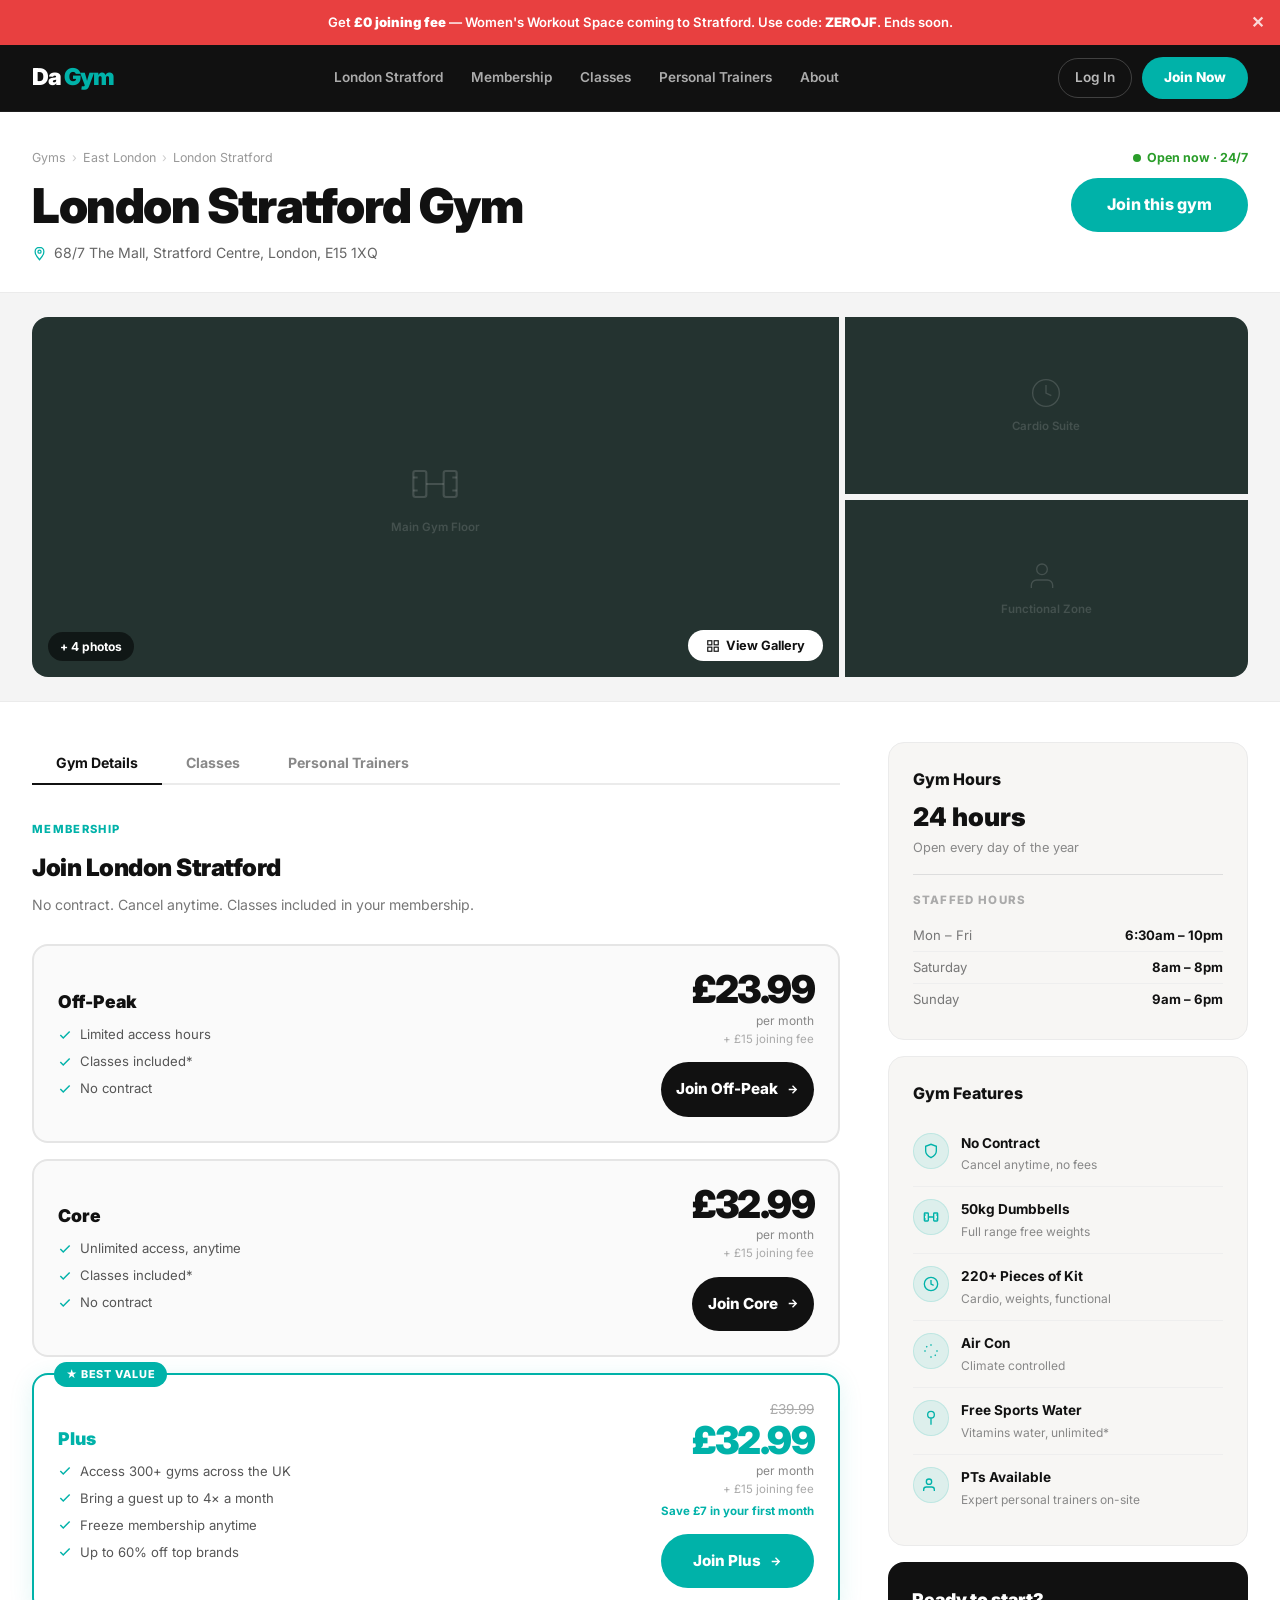
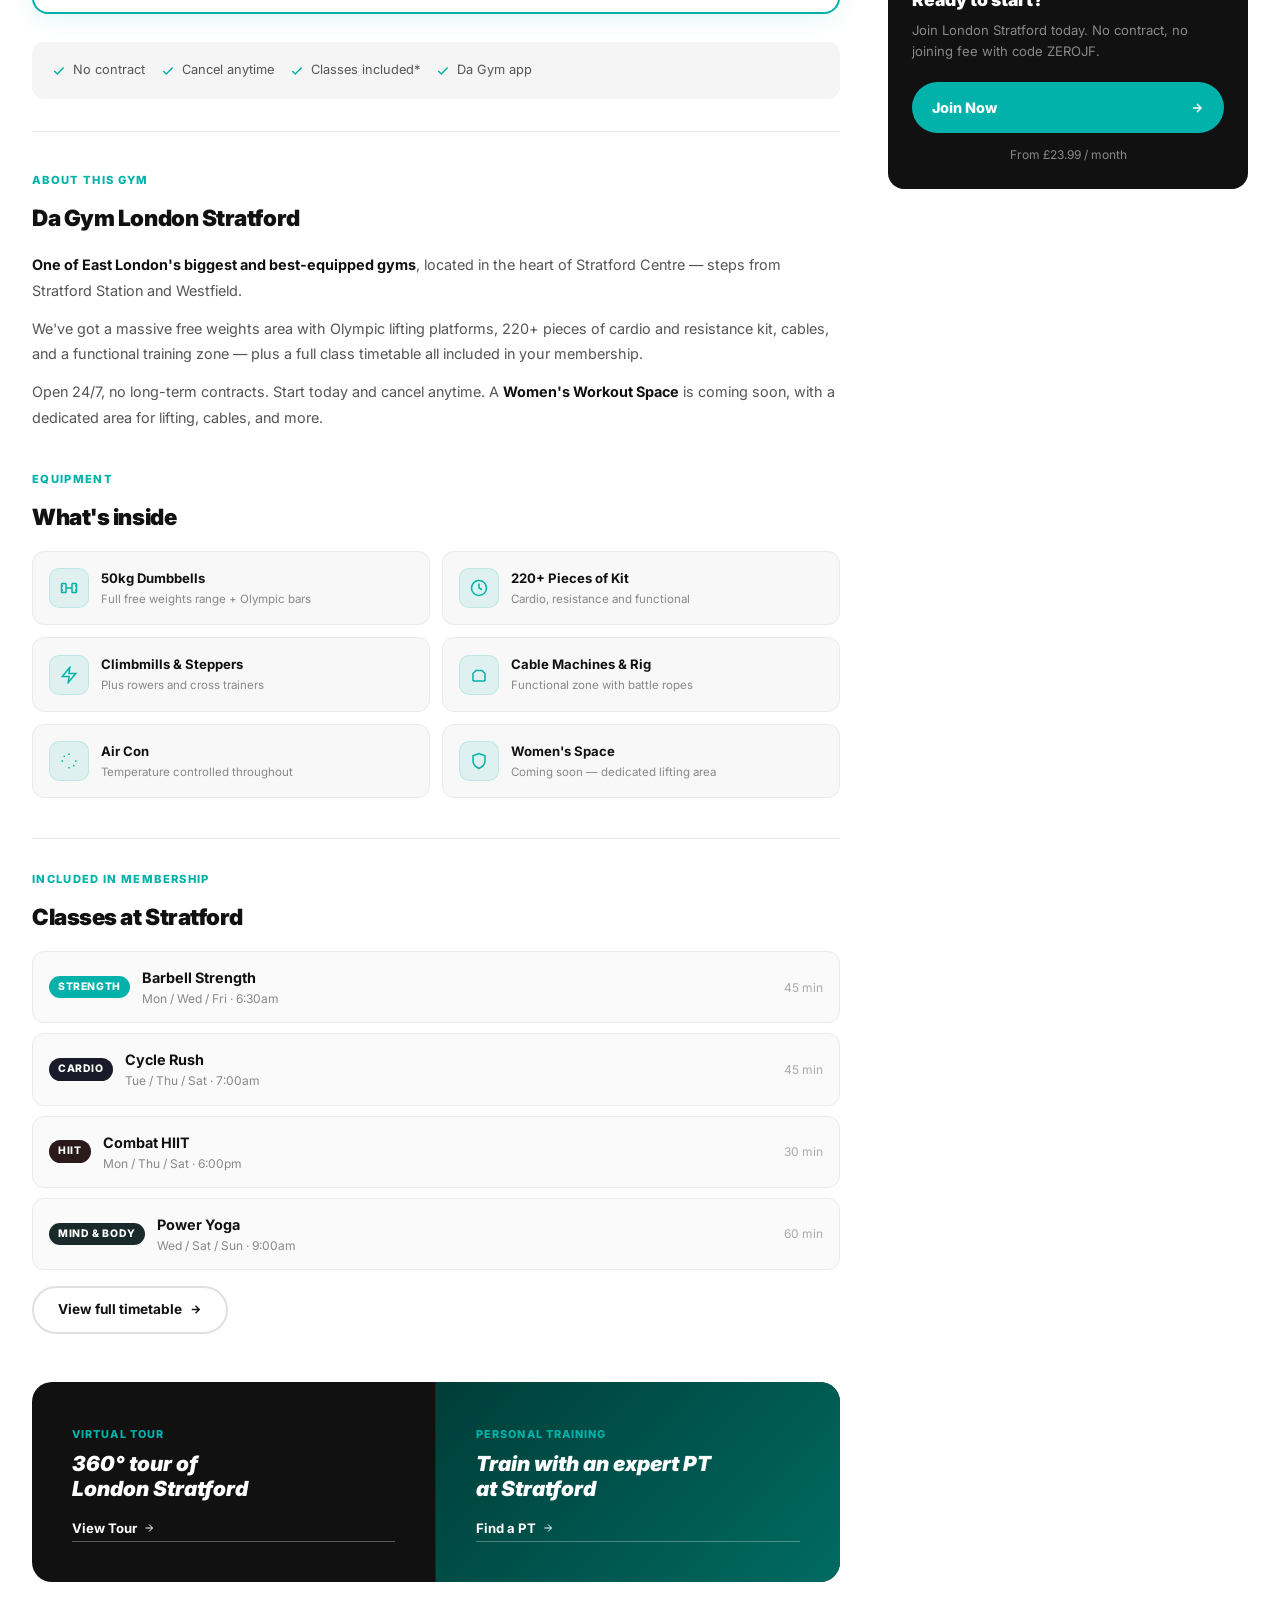
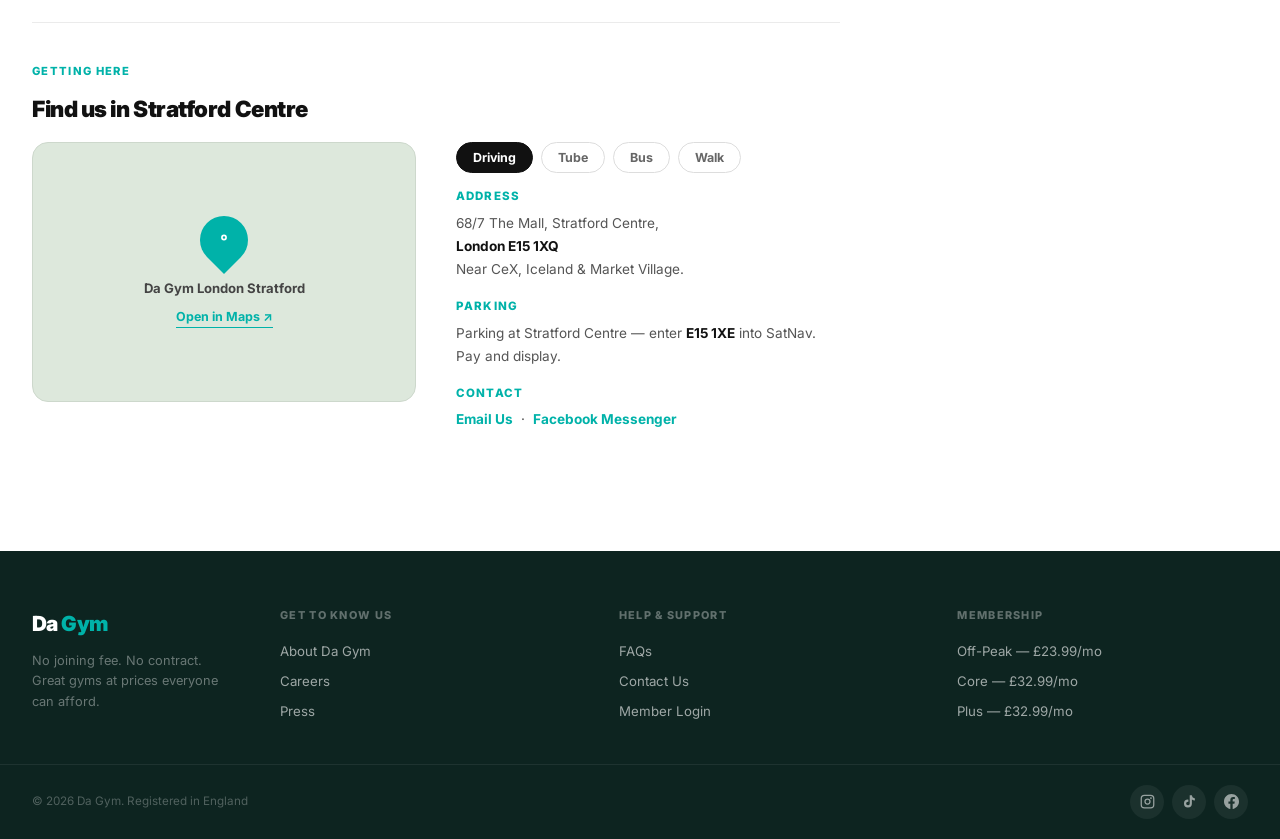
<file: gym-london-stratford.html>
<!DOCTYPE html>
<html lang="en">
<head>
  <meta charset="UTF-8" />
  <meta name="viewport" content="width=device-width, initial-scale=1.0" />
  <title>London Stratford Gym | Da Gym</title>
  <link rel="preconnect" href="https://fonts.googleapis.com" />
  <link rel="preconnect" href="https://fonts.gstatic.com" crossorigin />
  <link href="https://fonts.googleapis.com/css2?family=Inter:wght@400;500;600;700;800;900&display=swap" rel="stylesheet" />
  <style>
    *, *::before, *::after { box-sizing: border-box; margin: 0; padding: 0; }
    html { scroll-behavior: smooth; }
    body { font-family: 'Inter', sans-serif; background: #fff; color: #111; line-height: 1.6; overflow-x: hidden; }
    a { text-decoration: none; color: inherit; }
    button { cursor: pointer; border: none; background: none; font-family: inherit; }

    :root {
      --teal: #00B2A9;
      --teal-dark: #009990;
      --red: #E84040;
      --pill: 100px;
    }

    /* ── BANNER ── */
    .banner { background: var(--red); color: #fff; text-align: center; padding: 12px 48px; font-size: 0.82rem; font-weight: 600; position: relative; }
    .banner strong { font-weight: 900; }
    .banner-x { position: absolute; right: 16px; top: 50%; transform: translateY(-50%); font-size: 1rem; cursor: pointer; opacity: 0.8; }

    /* ── NAV ── */
    .nav { background: #111; position: sticky; top: 0; z-index: 200; border-bottom: 1px solid rgba(255,255,255,0.06); }
    .nav-in { max-width: 1400px; margin: auto; padding: 0 32px; height: 66px; display: flex; align-items: center; justify-content: space-between; }
    .nav-logo { font-size: 1.45rem; font-weight: 900; letter-spacing: -0.04em; color: #fff; }
    .nav-logo span { color: var(--teal); }
    .nav-links { display: flex; gap: 28px; }
    .nav-links a { color: rgba(255,255,255,0.65); font-size: 0.85rem; font-weight: 600; transition: color .2s; }
    .nav-links a:hover { color: #fff; }
    .nav-ctas { display: flex; gap: 10px; align-items: center; }
    .btn-nav-login { color: rgba(255,255,255,0.7); font-size: 0.85rem; font-weight: 600; padding: 8px 16px; border: 1.5px solid rgba(255,255,255,0.2); border-radius: var(--pill); transition: border-color .2s; }
    .btn-nav-login:hover { border-color: rgba(255,255,255,0.5); color: #fff; }
    .btn-nav-join { background: var(--teal); color: #fff; font-size: 0.85rem; font-weight: 800; padding: 10px 22px; border-radius: var(--pill); transition: background .2s; }
    .btn-nav-join:hover { background: var(--teal-dark); }

    /* ── GYM HEADER (white) ── */
    .gym-header { background: #fff; border-bottom: 1px solid #ebebeb; padding: 36px 32px 28px; }
    .gym-header-in { max-width: 1400px; margin: auto; display: flex; align-items: flex-start; justify-content: space-between; gap: 32px; }
    .gym-breadcrumb { font-size: 0.78rem; color: #999; margin-bottom: 14px; display: flex; align-items: center; gap: 6px; }
    .gym-breadcrumb a { color: #999; }
    .gym-breadcrumb a:hover { color: var(--teal); }
    .gym-breadcrumb span { color: #ccc; }
    .gym-name { font-size: clamp(1.9rem, 4vw, 3rem); font-weight: 900; letter-spacing: -0.03em; line-height: 1; margin-bottom: 12px; }
    .gym-address { display: flex; align-items: center; gap: 7px; font-size: 0.88rem; color: #666; }
    .gym-address svg { color: var(--teal); flex-shrink: 0; }
    .gym-header-right { flex-shrink: 0; display: flex; flex-direction: column; align-items: flex-end; gap: 10px; }
    .gym-open-badge { display: flex; align-items: center; gap: 6px; font-size: 0.78rem; font-weight: 700; color: #2a9d2a; }
    .gym-open-dot { width: 8px; height: 8px; background: #2a9d2a; border-radius: 50%; }
    .btn-join-gym { background: var(--teal); color: #fff; font-size: 1rem; font-weight: 800; padding: 14px 36px; border-radius: var(--pill); transition: background .2s; }
    .btn-join-gym:hover { background: var(--teal-dark); }

    /* ── GALLERY ── */
    .gallery { background: #f4f4f4; padding: 24px 32px; border-bottom: 1px solid #ebebeb; }
    .gallery-in { max-width: 1400px; margin: auto; display: grid; grid-template-columns: 2fr 1fr; gap: 6px; border-radius: 16px; overflow: hidden; height: 360px; }
    .gallery-main { background: #1a2a28; position: relative; display: flex; align-items: center; justify-content: center; }
    .gallery-side { display: grid; grid-template-rows: 1fr 1fr; gap: 6px; }
    .gallery-slot { background: #243330; display: flex; align-items: center; justify-content: center; color: rgba(255,255,255,0.15); flex-direction: column; gap: 8px; font-size: 0.72rem; font-weight: 600; }
    .gallery-main .gallery-slot { color: rgba(255,255,255,0.15); width: 100%; height: 100%; }
    .gallery-view-btn { position: absolute; bottom: 16px; right: 16px; background: #fff; color: #111; font-size: 0.8rem; font-weight: 700; padding: 8px 18px; border-radius: var(--pill); display: flex; align-items: center; gap: 6px; cursor: pointer; }
    .gallery-count-badge { position: absolute; bottom: 16px; left: 16px; background: rgba(0,0,0,0.55); color: #fff; font-size: 0.75rem; font-weight: 700; padding: 5px 12px; border-radius: var(--pill); }

    /* ── LAYOUT SPLIT ── */
    .page-body { max-width: 1400px; margin: auto; padding: 40px 32px; display: grid; grid-template-columns: 1fr 360px; gap: 48px; align-items: start; }

    /* ── TABS ── */
    .tabs { display: flex; gap: 0; border-bottom: 2px solid #ebebeb; margin-bottom: 36px; }
    .tab-btn { padding: 12px 24px; font-size: 0.88rem; font-weight: 700; color: #888; border-bottom: 2px solid transparent; margin-bottom: -2px; transition: all .2s; }
    .tab-btn.active { color: #111; border-bottom-color: #111; }
    .tab-btn:hover:not(.active) { color: #444; }

    /* ── PLANS ── */
    .plans-heading { font-size: 1.5rem; font-weight: 900; letter-spacing: -0.02em; margin-bottom: 6px; }
    .plans-sub { font-size: 0.88rem; color: #777; margin-bottom: 28px; }

    .plan-cards { display: flex; flex-direction: column; gap: 16px; margin-bottom: 28px; }

    .plan-card {
      border: 2px solid #e5e5e5; border-radius: 16px; padding: 24px;
      display: flex; align-items: center; justify-content: space-between; gap: 20px;
      position: relative; background: #fafafa; cursor: pointer; transition: all .2s;
    }
    .plan-card:hover { border-color: var(--teal); box-shadow: 0 4px 20px rgba(0,178,169,0.1); }
    .plan-card.best { border-color: var(--teal); background: #fff; box-shadow: 0 4px 24px rgba(0,178,169,0.12); }

    .plan-best-tag { position: absolute; top: -13px; left: 20px; background: var(--teal); color: #fff; font-size: 0.68rem; font-weight: 800; letter-spacing: 0.08em; text-transform: uppercase; padding: 4px 12px; border-radius: var(--pill); }

    .plan-card-left { flex: 1; }
    .plan-card-name { font-size: 1.1rem; font-weight: 900; color: #111; margin-bottom: 8px; }
    .plan-card.best .plan-card-name { color: var(--teal); }
    .plan-card-features { display: flex; flex-direction: column; gap: 6px; }
    .plan-feat { display: flex; align-items: center; gap: 8px; font-size: 0.82rem; color: #555; }
    .plan-feat svg { color: var(--teal); flex-shrink: 0; }

    .plan-card-right { text-align: right; flex-shrink: 0; }
    .plan-price-orig { font-size: 0.85rem; color: #aaa; text-decoration: line-through; }
    .plan-price { font-size: 2.4rem; font-weight: 900; letter-spacing: -0.04em; color: #111; line-height: 1; }
    .plan-card.best .plan-price { color: var(--teal); }
    .plan-price-period { font-size: 0.75rem; color: #888; margin-top: 2px; }
    .plan-price-fee { font-size: 0.72rem; color: #aaa; }
    .plan-price-save { font-size: 0.72rem; color: var(--teal); font-weight: 700; margin-top: 3px; }

    .btn-select-plan { display: flex; align-items: center; justify-content: center; gap: 8px; width: 100%; padding: 15px; background: #111; color: #fff; font-size: 0.95rem; font-weight: 800; border-radius: var(--pill); transition: background .2s; margin-top: 16px; }
    .btn-select-plan:hover { background: #333; }
    .plan-card.best .btn-select-plan { background: var(--teal); }
    .plan-card.best .btn-select-plan:hover { background: var(--teal-dark); }

    .plans-footer-note { background: #f5f5f5; border-radius: 12px; padding: 18px 20px; display: flex; flex-wrap: wrap; gap: 16px; margin-bottom: 32px; }
    .plans-note-item { display: flex; align-items: center; gap: 7px; font-size: 0.8rem; color: #555; }
    .plans-note-item svg { color: var(--teal); }

    /* ── ABOUT ── */
    .section-label { font-size: 0.7rem; font-weight: 800; text-transform: uppercase; letter-spacing: 0.12em; color: var(--teal); margin-bottom: 10px; }
    .section-heading { font-size: 1.4rem; font-weight: 900; letter-spacing: -0.02em; margin-bottom: 16px; }
    .body-text { font-size: 0.9rem; color: #555; line-height: 1.8; }
    .body-text p + p { margin-top: 12px; }
    .body-text strong { color: #111; }

    /* ── FEATURES GRID ── */
    .kit-grid { display: grid; grid-template-columns: 1fr 1fr; gap: 12px; margin-top: 12px; }
    .kit-item { background: #f8f8f8; border: 1px solid #ebebeb; border-radius: 12px; padding: 16px; display: flex; align-items: center; gap: 12px; }
    .kit-icon { width: 40px; height: 40px; border-radius: 10px; background: rgba(0,178,169,0.1); border: 1px solid rgba(0,178,169,0.15); display: flex; align-items: center; justify-content: center; color: var(--teal); flex-shrink: 0; }
    .kit-name { font-size: 0.82rem; font-weight: 700; color: #111; }
    .kit-desc { font-size: 0.72rem; color: #888; margin-top: 1px; }

    /* ── CLASSES ── */
    .class-rows { display: flex; flex-direction: column; gap: 10px; margin-top: 12px; }
    .class-row { display: flex; align-items: center; justify-content: space-between; padding: 14px 16px; background: #fafafa; border: 1px solid #ebebeb; border-radius: 12px; transition: border-color .2s; }
    .class-row:hover { border-color: var(--teal); }
    .class-row-left { display: flex; align-items: center; gap: 12px; }
    .class-tag { background: var(--teal); color: #fff; font-size: 0.65rem; font-weight: 800; text-transform: uppercase; letter-spacing: 0.06em; padding: 3px 9px; border-radius: var(--pill); }
    .class-tag.t2 { background: #1a1a2a; }
    .class-tag.t3 { background: #2a1a1a; }
    .class-tag.t4 { background: #1a2a2a; }
    .class-name-txt { font-size: 0.9rem; font-weight: 700; color: #111; }
    .class-times-txt { font-size: 0.75rem; color: #888; }
    .class-row-right { font-size: 0.75rem; color: #aaa; }

    .btn-view-all { display: inline-flex; align-items: center; gap: 7px; margin-top: 16px; border: 2px solid #e0e0e0; border-radius: var(--pill); padding: 11px 24px; font-size: 0.85rem; font-weight: 700; color: #111; transition: border-color .2s; }
    .btn-view-all:hover { border-color: #111; }

    /* ── SIDEBAR ── */
    .sidebar { display: flex; flex-direction: column; gap: 16px; }

    .sidebar-card { background: #f7f6f4; border-radius: 16px; padding: 24px; border: 1px solid #ebebeb; }
    .sidebar-card-title { font-size: 1rem; font-weight: 800; color: #111; margin-bottom: 4px; }
    .sidebar-hours-main { font-size: 1.6rem; font-weight: 900; color: #111; }
    .sidebar-hours-sub { font-size: 0.8rem; color: #888; margin-bottom: 16px; }
    .sidebar-hours-divider { border: none; border-top: 1px solid #ddd; margin: 16px 0; }
    .sidebar-staffed-row { display: flex; justify-content: space-between; font-size: 0.82rem; padding: 5px 0; border-bottom: 1px solid #eee; }
    .sidebar-staffed-row:last-child { border-bottom: none; }
    .sidebar-staffed-day { color: #777; }
    .sidebar-staffed-time { font-weight: 700; color: #111; }

    .sidebar-features-list { margin-top: 8px; display: flex; flex-direction: column; }
    .sidebar-feat { display: flex; align-items: flex-start; gap: 12px; padding: 12px 0; border-bottom: 1px solid #eee; }
    .sidebar-feat:last-child { border-bottom: none; }
    .sidebar-feat-icon { width: 36px; height: 36px; border-radius: 50%; background: rgba(0,178,169,0.1); border: 1px solid rgba(0,178,169,0.15); display: flex; align-items: center; justify-content: center; color: var(--teal); flex-shrink: 0; }
    .sidebar-feat-name { font-size: 0.85rem; font-weight: 700; color: #111; }
    .sidebar-feat-desc { font-size: 0.75rem; color: #888; margin-top: 1px; }

    .sidebar-join-card { background: #111; border-radius: 16px; padding: 24px; }
    .sidebar-join-title { font-size: 1.1rem; font-weight: 900; color: #fff; margin-bottom: 6px; }
    .sidebar-join-sub { font-size: 0.82rem; color: rgba(255,255,255,0.5); margin-bottom: 20px; line-height: 1.6; }
    .btn-sidebar-join { display: flex; align-items: center; justify-content: space-between; background: var(--teal); color: #fff; font-size: 0.9rem; font-weight: 800; padding: 14px 20px; border-radius: var(--pill); transition: background .2s; }
    .btn-sidebar-join:hover { background: var(--teal-dark); }
    .sidebar-price { font-size: 0.75rem; color: rgba(255,255,255,0.5); margin-top: 12px; text-align: center; }

    /* ── DARK PROMO ── */
    .dark-promo { background: #111; margin: 48px 0 0; border-radius: 20px; overflow: hidden; display: grid; grid-template-columns: 1fr 1fr; }
    .promo-panel { padding: 40px; display: flex; flex-direction: column; justify-content: flex-end; min-height: 200px; position: relative; border-right: 1px solid rgba(255,255,255,0.08); }
    .promo-panel:last-child { border-right: none; background: linear-gradient(135deg, #003d38, #006b62); }
    .promo-label { font-size: 0.68rem; font-weight: 800; text-transform: uppercase; letter-spacing: 0.1em; color: var(--teal); margin-bottom: 8px; }
    .promo-title { font-size: 1.3rem; font-weight: 900; color: #fff; line-height: 1.2; margin-bottom: 16px; font-style: italic; }
    .promo-link { display: inline-flex; align-items: center; gap: 6px; color: #fff; font-size: 0.82rem; font-weight: 700; border-bottom: 1px solid rgba(255,255,255,0.3); padding-bottom: 2px; }

    /* ── LOCATION ── */
    .location-layout { display: grid; grid-template-columns: 1fr 1fr; gap: 40px; margin-top: 12px; align-items: start; }
    .map-box { border-radius: 16px; overflow: hidden; height: 260px; background: #dde8dc; display: flex; align-items: center; justify-content: center; border: 1px solid #cdd8cc; }
    .map-inner { text-align: center; }
    .map-pin-wrap { width: 48px; height: 48px; background: var(--teal); border-radius: 50% 50% 50% 0; transform: rotate(-45deg); margin: 0 auto 14px; display: flex; align-items: center; justify-content: center; }
    .map-pin-wrap svg { transform: rotate(45deg); color: #fff; }
    .map-name { font-size: 0.82rem; font-weight: 700; color: #444; }
    .map-open-link { display: inline-block; margin-top: 8px; color: var(--teal); font-size: 0.78rem; font-weight: 700; border-bottom: 1px solid var(--teal); }
    .transport-btns { display: flex; gap: 8px; flex-wrap: wrap; margin-bottom: 14px; }
    .t-btn { padding: 7px 16px; border-radius: var(--pill); font-size: 0.78rem; font-weight: 700; border: 1.5px solid #ddd; color: #666; transition: all .2s; }
    .t-btn.active { background: #111; color: #fff; border-color: #111; }
    .t-btn:hover:not(.active) { border-color: #999; }
    .loc-heading { font-size: 0.72rem; font-weight: 800; text-transform: uppercase; letter-spacing: 0.1em; color: var(--teal); margin-bottom: 6px; }
    .loc-body { font-size: 0.85rem; color: #555; line-height: 1.7; }
    .loc-body strong { color: #111; }

    /* ── FOOTER ── */
    .footer { background: #0d2420; margin-top: 80px; }
    .footer-in { max-width: 1400px; margin: auto; padding: 56px 32px 32px; display: grid; grid-template-columns: 200px 1fr 1fr 1fr; gap: 48px; }
    .footer-logo { font-size: 1.3rem; font-weight: 900; letter-spacing: -0.03em; color: #fff; margin-bottom: 10px; }
    .footer-logo span { color: var(--teal); }
    .footer-tagline { font-size: 0.8rem; color: rgba(255,255,255,0.38); line-height: 1.6; }
    .footer-col-head { font-size: 0.68rem; font-weight: 800; text-transform: uppercase; letter-spacing: 0.12em; color: rgba(255,255,255,0.35); margin-bottom: 16px; }
    .footer-col a { display: block; color: rgba(255,255,255,0.6); font-size: 0.83rem; margin-bottom: 9px; transition: color .2s; }
    .footer-col a:hover { color: #fff; }
    .footer-bottom { border-top: 1px solid rgba(255,255,255,0.07); max-width: 1400px; margin: auto; padding: 20px 32px; display: flex; justify-content: space-between; align-items: center; gap: 16px; flex-wrap: wrap; }
    .footer-legal { font-size: 0.73rem; color: rgba(255,255,255,0.28); line-height: 1.6; }
    .footer-socials { display: flex; gap: 8px; }
    .soc { width: 34px; height: 34px; border-radius: 50%; background: rgba(255,255,255,0.06); display: flex; align-items: center; justify-content: center; color: rgba(255,255,255,0.55); transition: all .2s; }
    .soc:hover { background: var(--teal); color: #fff; }

    /* ── RESPONSIVE ── */
    @media (max-width: 1024px) {
      .page-body { grid-template-columns: 1fr; }
      .sidebar { display: grid; grid-template-columns: 1fr 1fr; gap: 16px; }
      .dark-promo { grid-template-columns: 1fr; }
      .promo-panel { border-right: none; border-bottom: 1px solid rgba(255,255,255,0.08); }
      .location-layout { grid-template-columns: 1fr; }
      .footer-in { grid-template-columns: 1fr 1fr; }
    }
    @media (max-width: 768px) {
      .nav-links { display: none; }
      .gym-header-in { flex-direction: column; }
      .gallery-in { grid-template-columns: 1fr; height: 260px; }
      .gallery-side { display: none; }
      .kit-grid { grid-template-columns: 1fr; }
      .sidebar { grid-template-columns: 1fr; }
      .footer-in { grid-template-columns: 1fr; }
    }
  </style>
</head>
<body>

<!-- BANNER -->
<div id="banner" class="banner">
  Get <strong>£0 joining fee</strong> — Women's Workout Space coming to Stratford. Use code: <strong>ZEROJF</strong>. Ends soon.
  <span class="banner-x" onclick="document.getElementById('banner').remove()">✕</span>
</div>

<!-- NAV -->
<nav class="nav">
  <div class="nav-in">
    <a href="index.html" class="nav-logo">Da <span>Gym</span></a>
    <div class="nav-links">
      <a href="index.html">London Stratford</a>
      <a href="memberships.html">Membership</a>
      <a href="classes.html">Classes</a>
      <a href="personal-trainers.html">Personal Trainers</a>
      <a href="about.html">About</a>
    </div>
    <div class="nav-ctas">
      <a href="#" class="btn-nav-login">Log In</a>
      <a href="memberships.html" class="btn-nav-join">Join Now</a>
    </div>
  </div>
</nav>

<!-- GYM HEADER -->
<div class="gym-header">
  <div class="gym-header-in">
    <div>
      <div class="gym-breadcrumb">
        <a href="index.html">Gyms</a>
        <span>›</span>
        <a href="index.html">East London</a>
        <span>›</span>
        London Stratford
      </div>
      <h1 class="gym-name">London Stratford Gym</h1>
      <div class="gym-address">
        <svg width="15" height="15" fill="none" stroke="currentColor" stroke-width="2" viewBox="0 0 24 24"><path d="M12 2C8.13 2 5 5.13 5 9c0 5.25 7 13 7 13s7-7.75 7-13c0-3.87-3.13-7-7-7z"/><circle cx="12" cy="9" r="2.5"/></svg>
        68/7 The Mall, Stratford Centre, London, E15 1XQ
      </div>
    </div>
    <div class="gym-header-right">
      <div class="gym-open-badge">
        <div class="gym-open-dot"></div>
        Open now · 24/7
      </div>
      <a href="memberships.html" class="btn-join-gym">Join this gym</a>
    </div>
  </div>
</div>

<!-- GALLERY -->
<div class="gallery">
  <div class="gallery-in">
    <div class="gallery-main" style="position:relative;">
      <div class="gallery-slot" style="width:100%;height:100%;">
        <svg width="52" height="52" fill="none" stroke="currentColor" stroke-width="1" viewBox="0 0 24 24"><rect x="2" y="6" width="6" height="12" rx="1"/><rect x="16" y="6" width="6" height="12" rx="1"/><path d="M8 12h8M2 9h2M20 9h2M2 15h2M20 15h2"/></svg>
        Main Gym Floor
      </div>
      <div class="gallery-count-badge">+ 4 photos</div>
      <button class="gallery-view-btn">
        <svg width="14" height="14" fill="none" stroke="currentColor" stroke-width="2" viewBox="0 0 24 24"><rect x="3" y="3" width="7" height="7"/><rect x="14" y="3" width="7" height="7"/><rect x="14" y="14" width="7" height="7"/><rect x="3" y="14" width="7" height="7"/></svg>
        View Gallery
      </button>
    </div>
    <div class="gallery-side">
      <div class="gallery-slot">
        <svg width="32" height="32" fill="none" stroke="currentColor" stroke-width="1" viewBox="0 0 24 24"><circle cx="12" cy="12" r="10"/><path d="M12 6v6l4 2"/></svg>
        Cardio Suite
      </div>
      <div class="gallery-slot">
        <svg width="32" height="32" fill="none" stroke="currentColor" stroke-width="1" viewBox="0 0 24 24"><path d="M17 21v-2a4 4 0 0 0-4-4H5a4 4 0 0 0-4 4v2"/><circle cx="9" cy="7" r="4"/></svg>
        Functional Zone
      </div>
    </div>
  </div>
</div>

<!-- PAGE BODY -->
<div class="page-body">

  <!-- MAIN CONTENT -->
  <div>

    <!-- TABS -->
    <div class="tabs">
      <button class="tab-btn active">Gym Details</button>
      <button class="tab-btn" onclick="window.location='classes.html'">Classes</button>
      <button class="tab-btn" onclick="window.location='personal-trainers.html'">Personal Trainers</button>
    </div>

    <!-- MEMBERSHIP PLANS -->
    <div class="section-label">Membership</div>
    <h2 class="plans-heading">Join London Stratford</h2>
    <p class="plans-sub">No contract. Cancel anytime. Classes included in your membership.</p>

    <div class="plan-cards">

      <!-- OFF-PEAK -->
      <div class="plan-card">
        <div class="plan-card-left">
          <div class="plan-card-name">Off-Peak</div>
          <div class="plan-card-features">
            <div class="plan-feat">
              <svg width="14" height="14" fill="none" stroke="currentColor" stroke-width="2.5" viewBox="0 0 24 24"><path d="M20 6L9 17l-5-5"/></svg>
              Limited access hours
            </div>
            <div class="plan-feat">
              <svg width="14" height="14" fill="none" stroke="currentColor" stroke-width="2.5" viewBox="0 0 24 24"><path d="M20 6L9 17l-5-5"/></svg>
              Classes included*
            </div>
            <div class="plan-feat">
              <svg width="14" height="14" fill="none" stroke="currentColor" stroke-width="2.5" viewBox="0 0 24 24"><path d="M20 6L9 17l-5-5"/></svg>
              No contract
            </div>
          </div>
        </div>
        <div class="plan-card-right">
          <div class="plan-price">£23.99</div>
          <div class="plan-price-period">per month</div>
          <div class="plan-price-fee">+ £15 joining fee</div>
          <a href="memberships.html" class="btn-select-plan" style="margin-top:14px;">
            Join Off-Peak
            <svg width="13" height="13" fill="none" stroke="currentColor" stroke-width="2.5" viewBox="0 0 24 24"><path d="M5 12h14M12 5l7 7-7 7"/></svg>
          </a>
        </div>
      </div>

      <!-- CORE -->
      <div class="plan-card">
        <div class="plan-card-left">
          <div class="plan-card-name">Core</div>
          <div class="plan-card-features">
            <div class="plan-feat">
              <svg width="14" height="14" fill="none" stroke="currentColor" stroke-width="2.5" viewBox="0 0 24 24"><path d="M20 6L9 17l-5-5"/></svg>
              Unlimited access, anytime
            </div>
            <div class="plan-feat">
              <svg width="14" height="14" fill="none" stroke="currentColor" stroke-width="2.5" viewBox="0 0 24 24"><path d="M20 6L9 17l-5-5"/></svg>
              Classes included*
            </div>
            <div class="plan-feat">
              <svg width="14" height="14" fill="none" stroke="currentColor" stroke-width="2.5" viewBox="0 0 24 24"><path d="M20 6L9 17l-5-5"/></svg>
              No contract
            </div>
          </div>
        </div>
        <div class="plan-card-right">
          <div class="plan-price">£32.99</div>
          <div class="plan-price-period">per month</div>
          <div class="plan-price-fee">+ £15 joining fee</div>
          <a href="memberships.html" class="btn-select-plan" style="margin-top:14px;">
            Join Core
            <svg width="13" height="13" fill="none" stroke="currentColor" stroke-width="2.5" viewBox="0 0 24 24"><path d="M5 12h14M12 5l7 7-7 7"/></svg>
          </a>
        </div>
      </div>

      <!-- PLUS -->
      <div class="plan-card best">
        <div class="plan-best-tag">★ Best Value</div>
        <div class="plan-card-left">
          <div class="plan-card-name">Plus</div>
          <div class="plan-card-features">
            <div class="plan-feat">
              <svg width="14" height="14" fill="none" stroke="currentColor" stroke-width="2.5" viewBox="0 0 24 24"><path d="M20 6L9 17l-5-5"/></svg>
              Access 300+ gyms across the UK
            </div>
            <div class="plan-feat">
              <svg width="14" height="14" fill="none" stroke="currentColor" stroke-width="2.5" viewBox="0 0 24 24"><path d="M20 6L9 17l-5-5"/></svg>
              Bring a guest up to 4× a month
            </div>
            <div class="plan-feat">
              <svg width="14" height="14" fill="none" stroke="currentColor" stroke-width="2.5" viewBox="0 0 24 24"><path d="M20 6L9 17l-5-5"/></svg>
              Freeze membership anytime
            </div>
            <div class="plan-feat">
              <svg width="14" height="14" fill="none" stroke="currentColor" stroke-width="2.5" viewBox="0 0 24 24"><path d="M20 6L9 17l-5-5"/></svg>
              Up to 60% off top brands
            </div>
          </div>
        </div>
        <div class="plan-card-right">
          <div class="plan-price-orig">£39.99</div>
          <div class="plan-price">£32.99</div>
          <div class="plan-price-period">per month</div>
          <div class="plan-price-fee">+ £15 joining fee</div>
          <div class="plan-price-save">Save £7 in your first month</div>
          <a href="memberships.html" class="btn-select-plan" style="margin-top:14px;">
            Join Plus
            <svg width="13" height="13" fill="none" stroke="currentColor" stroke-width="2.5" viewBox="0 0 24 24"><path d="M5 12h14M12 5l7 7-7 7"/></svg>
          </a>
        </div>
      </div>

    </div>

    <div class="plans-footer-note">
      <div class="plans-note-item"><svg width="14" height="14" fill="none" stroke="currentColor" stroke-width="2.5" viewBox="0 0 24 24"><path d="M20 6L9 17l-5-5"/></svg> No contract</div>
      <div class="plans-note-item"><svg width="14" height="14" fill="none" stroke="currentColor" stroke-width="2.5" viewBox="0 0 24 24"><path d="M20 6L9 17l-5-5"/></svg> Cancel anytime</div>
      <div class="plans-note-item"><svg width="14" height="14" fill="none" stroke="currentColor" stroke-width="2.5" viewBox="0 0 24 24"><path d="M20 6L9 17l-5-5"/></svg> Classes included*</div>
      <div class="plans-note-item"><svg width="14" height="14" fill="none" stroke="currentColor" stroke-width="2.5" viewBox="0 0 24 24"><path d="M20 6L9 17l-5-5"/></svg> Da Gym app</div>
    </div>

    <!-- ABOUT -->
    <div style="padding-top: 8px; border-top: 1px solid #ebebeb; margin-bottom: 40px;">
      <div class="section-label" style="margin-top:32px;">About This Gym</div>
      <h2 class="section-heading">Da Gym London Stratford</h2>
      <div class="body-text">
        <p><strong>One of East London's biggest and best-equipped gyms</strong>, located in the heart of Stratford Centre — steps from Stratford Station and Westfield.</p>
        <p>We've got a massive free weights area with Olympic lifting platforms, 220+ pieces of cardio and resistance kit, cables, and a functional training zone — plus a full class timetable all included in your membership.</p>
        <p>Open 24/7, no long-term contracts. Start today and cancel anytime. A <strong>Women's Workout Space</strong> is coming soon, with a dedicated area for lifting, cables, and more.</p>
      </div>
    </div>

    <!-- WHAT'S INSIDE -->
    <div style="margin-bottom: 40px;">
      <div class="section-label">Equipment</div>
      <h2 class="section-heading">What's inside</h2>
      <div class="kit-grid">
        <div class="kit-item">
          <div class="kit-icon"><svg width="18" height="18" fill="none" stroke="currentColor" stroke-width="2" viewBox="0 0 24 24"><rect x="2" y="6" width="6" height="12" rx="1"/><rect x="16" y="6" width="6" height="12" rx="1"/><path d="M8 12h8M2 9h2M20 9h2M2 15h2M20 15h2"/></svg></div>
          <div><div class="kit-name">50kg Dumbbells</div><div class="kit-desc">Full free weights range + Olympic bars</div></div>
        </div>
        <div class="kit-item">
          <div class="kit-icon"><svg width="18" height="18" fill="none" stroke="currentColor" stroke-width="2" viewBox="0 0 24 24"><circle cx="12" cy="12" r="10"/><path d="M12 6v6l4 2"/></svg></div>
          <div><div class="kit-name">220+ Pieces of Kit</div><div class="kit-desc">Cardio, resistance and functional</div></div>
        </div>
        <div class="kit-item">
          <div class="kit-icon"><svg width="18" height="18" fill="none" stroke="currentColor" stroke-width="2" viewBox="0 0 24 24"><path d="M13 2L3 14h9l-1 8 10-12h-9l1-8z"/></svg></div>
          <div><div class="kit-name">Climbmills & Steppers</div><div class="kit-desc">Plus rowers and cross trainers</div></div>
        </div>
        <div class="kit-item">
          <div class="kit-icon"><svg width="18" height="18" fill="none" stroke="currentColor" stroke-width="2" viewBox="0 0 24 24"><path d="M4 20V10l4-4h8l4 4v10M4 20h16"/></svg></div>
          <div><div class="kit-name">Cable Machines & Rig</div><div class="kit-desc">Functional zone with battle ropes</div></div>
        </div>
        <div class="kit-item">
          <div class="kit-icon"><svg width="18" height="18" fill="none" stroke="currentColor" stroke-width="2" viewBox="0 0 24 24"><path d="M12 2v2M12 20v2M4.93 4.93l1.41 1.41M17.66 17.66l1.41 1.41M2 12h2M20 12h2"/></svg></div>
          <div><div class="kit-name">Air Con</div><div class="kit-desc">Temperature controlled throughout</div></div>
        </div>
        <div class="kit-item">
          <div class="kit-icon"><svg width="18" height="18" fill="none" stroke="currentColor" stroke-width="2" viewBox="0 0 24 24"><path d="M12 22s8-4 8-10V5l-8-3-8 3v7c0 6 8 10 8 10z"/></svg></div>
          <div><div class="kit-name">Women's Space</div><div class="kit-desc">Coming soon — dedicated lifting area</div></div>
        </div>
      </div>
    </div>

    <!-- CLASSES -->
    <div style="margin-bottom: 40px; padding-top: 32px; border-top: 1px solid #ebebeb;">
      <div class="section-label">Included in Membership</div>
      <h2 class="section-heading">Classes at Stratford</h2>
      <div class="class-rows">
        <div class="class-row">
          <div class="class-row-left">
            <span class="class-tag">Strength</span>
            <div><div class="class-name-txt">Barbell Strength</div><div class="class-times-txt">Mon / Wed / Fri · 6:30am</div></div>
          </div>
          <div class="class-row-right">45 min</div>
        </div>
        <div class="class-row">
          <div class="class-row-left">
            <span class="class-tag t2">Cardio</span>
            <div><div class="class-name-txt">Cycle Rush</div><div class="class-times-txt">Tue / Thu / Sat · 7:00am</div></div>
          </div>
          <div class="class-row-right">45 min</div>
        </div>
        <div class="class-row">
          <div class="class-row-left">
            <span class="class-tag t3">HIIT</span>
            <div><div class="class-name-txt">Combat HIIT</div><div class="class-times-txt">Mon / Thu / Sat · 6:00pm</div></div>
          </div>
          <div class="class-row-right">30 min</div>
        </div>
        <div class="class-row">
          <div class="class-row-left">
            <span class="class-tag t4">Mind & Body</span>
            <div><div class="class-name-txt">Power Yoga</div><div class="class-times-txt">Wed / Sat / Sun · 9:00am</div></div>
          </div>
          <div class="class-row-right">60 min</div>
        </div>
      </div>
      <a href="classes.html" class="btn-view-all">
        View full timetable
        <svg width="13" height="13" fill="none" stroke="currentColor" stroke-width="2.5" viewBox="0 0 24 24"><path d="M5 12h14M12 5l7 7-7 7"/></svg>
      </a>
    </div>

    <!-- PROMO PANELS -->
    <div class="dark-promo">
      <div class="promo-panel">
        <div class="promo-label">Virtual Tour</div>
        <div class="promo-title">360° tour of<br>London Stratford</div>
        <a href="#" class="promo-link">View Tour <svg width="12" height="12" fill="none" stroke="currentColor" stroke-width="2" viewBox="0 0 24 24"><path d="M5 12h14M12 5l7 7-7 7"/></svg></a>
      </div>
      <div class="promo-panel">
        <div class="promo-label">Personal Training</div>
        <div class="promo-title">Train with an expert PT<br>at Stratford</div>
        <a href="personal-trainers.html" class="promo-link">Find a PT <svg width="12" height="12" fill="none" stroke="currentColor" stroke-width="2" viewBox="0 0 24 24"><path d="M5 12h14M12 5l7 7-7 7"/></svg></a>
      </div>
    </div>

    <!-- LOCATION -->
    <div style="padding-top: 40px; margin-top: 40px; border-top: 1px solid #ebebeb;" id="location">
      <div class="section-label">Getting Here</div>
      <h2 class="section-heading">Find us in Stratford Centre</h2>
      <div class="location-layout">
        <div class="map-box">
          <div class="map-inner">
            <div class="map-pin-wrap"><svg width="20" height="20" fill="none" stroke="currentColor" stroke-width="2" viewBox="0 0 24 24"><circle cx="12" cy="9" r="2.5"/></svg></div>
            <div class="map-name">Da Gym London Stratford</div>
            <a href="#" class="map-open-link">Open in Maps ↗</a>
          </div>
        </div>
        <div>
          <div class="transport-btns">
            <button class="t-btn active">Driving</button>
            <button class="t-btn">Tube</button>
            <button class="t-btn">Bus</button>
            <button class="t-btn">Walk</button>
          </div>
          <div class="loc-heading">Address</div>
          <div class="loc-body" style="margin-bottom:16px;">68/7 The Mall, Stratford Centre,<br><strong>London E15 1XQ</strong><br>Near CeX, Iceland &amp; Market Village.</div>
          <div class="loc-heading">Parking</div>
          <div class="loc-body" style="margin-bottom:16px;">Parking at Stratford Centre — enter <strong>E15 1XE</strong> into SatNav. Pay and display.</div>
          <div class="loc-heading">Contact</div>
          <div class="loc-body">
            <a href="#" style="color:var(--teal);font-weight:700;">Email Us</a> &nbsp;·&nbsp;
            <a href="#" style="color:var(--teal);font-weight:700;">Facebook Messenger</a>
          </div>
        </div>
      </div>
    </div>

  </div>

  <!-- SIDEBAR -->
  <div class="sidebar">

    <div class="sidebar-card">
      <div class="sidebar-card-title">Gym Hours</div>
      <div class="sidebar-hours-main">24 hours</div>
      <div class="sidebar-hours-sub">Open every day of the year</div>
      <hr class="sidebar-hours-divider">
      <div style="font-size:0.72rem;font-weight:800;text-transform:uppercase;letter-spacing:0.1em;color:#aaa;margin-bottom:10px;">Staffed Hours</div>
      <div class="sidebar-staffed-row"><span class="sidebar-staffed-day">Mon – Fri</span><span class="sidebar-staffed-time">6:30am – 10pm</span></div>
      <div class="sidebar-staffed-row"><span class="sidebar-staffed-day">Saturday</span><span class="sidebar-staffed-time">8am – 8pm</span></div>
      <div class="sidebar-staffed-row"><span class="sidebar-staffed-day">Sunday</span><span class="sidebar-staffed-time">9am – 6pm</span></div>
    </div>

    <div class="sidebar-card">
      <div class="sidebar-card-title" style="margin-bottom:14px;">Gym Features</div>
      <div class="sidebar-features-list">
        <div class="sidebar-feat">
          <div class="sidebar-feat-icon"><svg width="16" height="16" fill="none" stroke="currentColor" stroke-width="2" viewBox="0 0 24 24"><path d="M12 22s8-4 8-10V5l-8-3-8 3v7c0 6 8 10 8 10z"/></svg></div>
          <div><div class="sidebar-feat-name">No Contract</div><div class="sidebar-feat-desc">Cancel anytime, no fees</div></div>
        </div>
        <div class="sidebar-feat">
          <div class="sidebar-feat-icon"><svg width="16" height="16" fill="none" stroke="currentColor" stroke-width="2" viewBox="0 0 24 24"><rect x="2" y="6" width="6" height="12" rx="1"/><rect x="16" y="6" width="6" height="12" rx="1"/><path d="M8 12h8M2 9h2M20 9h2M2 15h2M20 15h2"/></svg></div>
          <div><div class="sidebar-feat-name">50kg Dumbbells</div><div class="sidebar-feat-desc">Full range free weights</div></div>
        </div>
        <div class="sidebar-feat">
          <div class="sidebar-feat-icon"><svg width="16" height="16" fill="none" stroke="currentColor" stroke-width="2" viewBox="0 0 24 24"><circle cx="12" cy="12" r="10"/><path d="M12 6v6l4 2"/></svg></div>
          <div><div class="sidebar-feat-name">220+ Pieces of Kit</div><div class="sidebar-feat-desc">Cardio, weights, functional</div></div>
        </div>
        <div class="sidebar-feat">
          <div class="sidebar-feat-icon"><svg width="16" height="16" fill="none" stroke="currentColor" stroke-width="2" viewBox="0 0 24 24"><path d="M12 2v2M12 20v2M4.93 4.93l1.41 1.41M17.66 17.66l1.41 1.41M2 12h2M20 12h2"/></svg></div>
          <div><div class="sidebar-feat-name">Air Con</div><div class="sidebar-feat-desc">Climate controlled</div></div>
        </div>
        <div class="sidebar-feat">
          <div class="sidebar-feat-icon"><svg width="16" height="16" fill="none" stroke="currentColor" stroke-width="2" viewBox="0 0 24 24"><path d="M12 22V12M12 12c-2.8 0-5-2.2-5-5s2.2-5 5-5 5 2.2 5 5-2.2 5-5 5z"/></svg></div>
          <div><div class="sidebar-feat-name">Free Sports Water</div><div class="sidebar-feat-desc">Vitamins water, unlimited*</div></div>
        </div>
        <div class="sidebar-feat">
          <div class="sidebar-feat-icon"><svg width="16" height="16" fill="none" stroke="currentColor" stroke-width="2" viewBox="0 0 24 24"><path d="M17 21v-2a4 4 0 0 0-4-4H5a4 4 0 0 0-4 4v2"/><circle cx="9" cy="7" r="4"/></svg></div>
          <div><div class="sidebar-feat-name">PTs Available</div><div class="sidebar-feat-desc">Expert personal trainers on-site</div></div>
        </div>
      </div>
    </div>

    <div class="sidebar-join-card">
      <div class="sidebar-join-title">Ready to start?</div>
      <div class="sidebar-join-sub">Join London Stratford today. No contract, no joining fee with code ZEROJF.</div>
      <a href="memberships.html" class="btn-sidebar-join">
        Join Now
        <svg width="14" height="14" fill="none" stroke="currentColor" stroke-width="2.5" viewBox="0 0 24 24"><path d="M5 12h14M12 5l7 7-7 7"/></svg>
      </a>
      <div class="sidebar-price">From £23.99 / month</div>
    </div>

  </div>
</div>

<!-- FOOTER -->
<footer class="footer">
  <div class="footer-in">
    <div>
      <div class="footer-logo">Da <span>Gym</span></div>
      <div class="footer-tagline">No joining fee. No contract. Great gyms at prices everyone can afford.</div>
    </div>
    <div class="footer-col">
      <div class="footer-col-head">Get to know us</div>
      <a href="about.html">About Da Gym</a>
      <a href="#">Careers</a>
      <a href="#">Press</a>
    </div>
    <div class="footer-col">
      <div class="footer-col-head">Help & Support</div>
      <a href="#">FAQs</a>
      <a href="#">Contact Us</a>
      <a href="#">Member Login</a>
    </div>
    <div class="footer-col">
      <div class="footer-col-head">Membership</div>
      <a href="memberships.html">Off-Peak — £23.99/mo</a>
      <a href="memberships.html">Core — £32.99/mo</a>
      <a href="memberships.html">Plus — £32.99/mo</a>
    </div>
  </div>
  <div class="footer-bottom">
    <div class="footer-legal">© 2026 Da Gym. Registered in England</div>
    <div class="footer-socials">
      <a href="#" class="soc"><svg width="15" height="15" fill="none" stroke="currentColor" stroke-width="2" viewBox="0 0 24 24"><rect x="2" y="2" width="20" height="20" rx="5"/><circle cx="12" cy="12" r="4"/><circle cx="17.5" cy="6.5" r="0.5" fill="currentColor"/></svg></a>
      <a href="#" class="soc"><svg width="15" height="15" fill="currentColor" viewBox="0 0 24 24"><path d="M19.59 6.69a4.83 4.83 0 01-3.77-4.25V2h-3.45v13.67a2.89 2.89 0 01-2.88 2.5 2.89 2.89 0 01-2.89-2.89 2.89 2.89 0 012.89-2.89c.28 0 .54.04.79.1V9.01a6.3 6.3 0 00-.79-.05 6.34 6.34 0 00-6.34 6.34 6.34 6.34 0 006.34 6.34 6.34 6.34 0 006.33-6.34V8.69a8.18 8.18 0 004.78 1.52V6.76a4.85 4.85 0 01-1.01-.07z"/></svg></a>
      <a href="#" class="soc"><svg width="15" height="15" fill="currentColor" viewBox="0 0 24 24"><path d="M24 12.07C24 5.41 18.63 0 12 0S0 5.41 0 12.07C0 18.1 4.39 23.1 10.13 24v-8.44H7.08v-3.49h3.04V9.41c0-3.02 1.8-4.7 4.54-4.7 1.31 0 2.68.24 2.68.24v2.97h-1.51c-1.49 0-1.95.93-1.95 1.88v2.27h3.32l-.53 3.49h-2.79V24C19.61 23.1 24 18.1 24 12.07z"/></svg></a>
    </div>
  </div>
</footer>

<script>
  document.querySelectorAll('.t-btn').forEach(btn => {
    btn.addEventListener('click', function() {
      document.querySelectorAll('.t-btn').forEach(b => b.classList.remove('active'));
      this.classList.add('active');
    });
  });
  document.querySelectorAll('.tab-btn').forEach(btn => {
    btn.addEventListener('click', function() {
      document.querySelectorAll('.tab-btn').forEach(b => b.classList.remove('active'));
      this.classList.add('active');
    });
  });
</script>

</body>
</html>
</file>
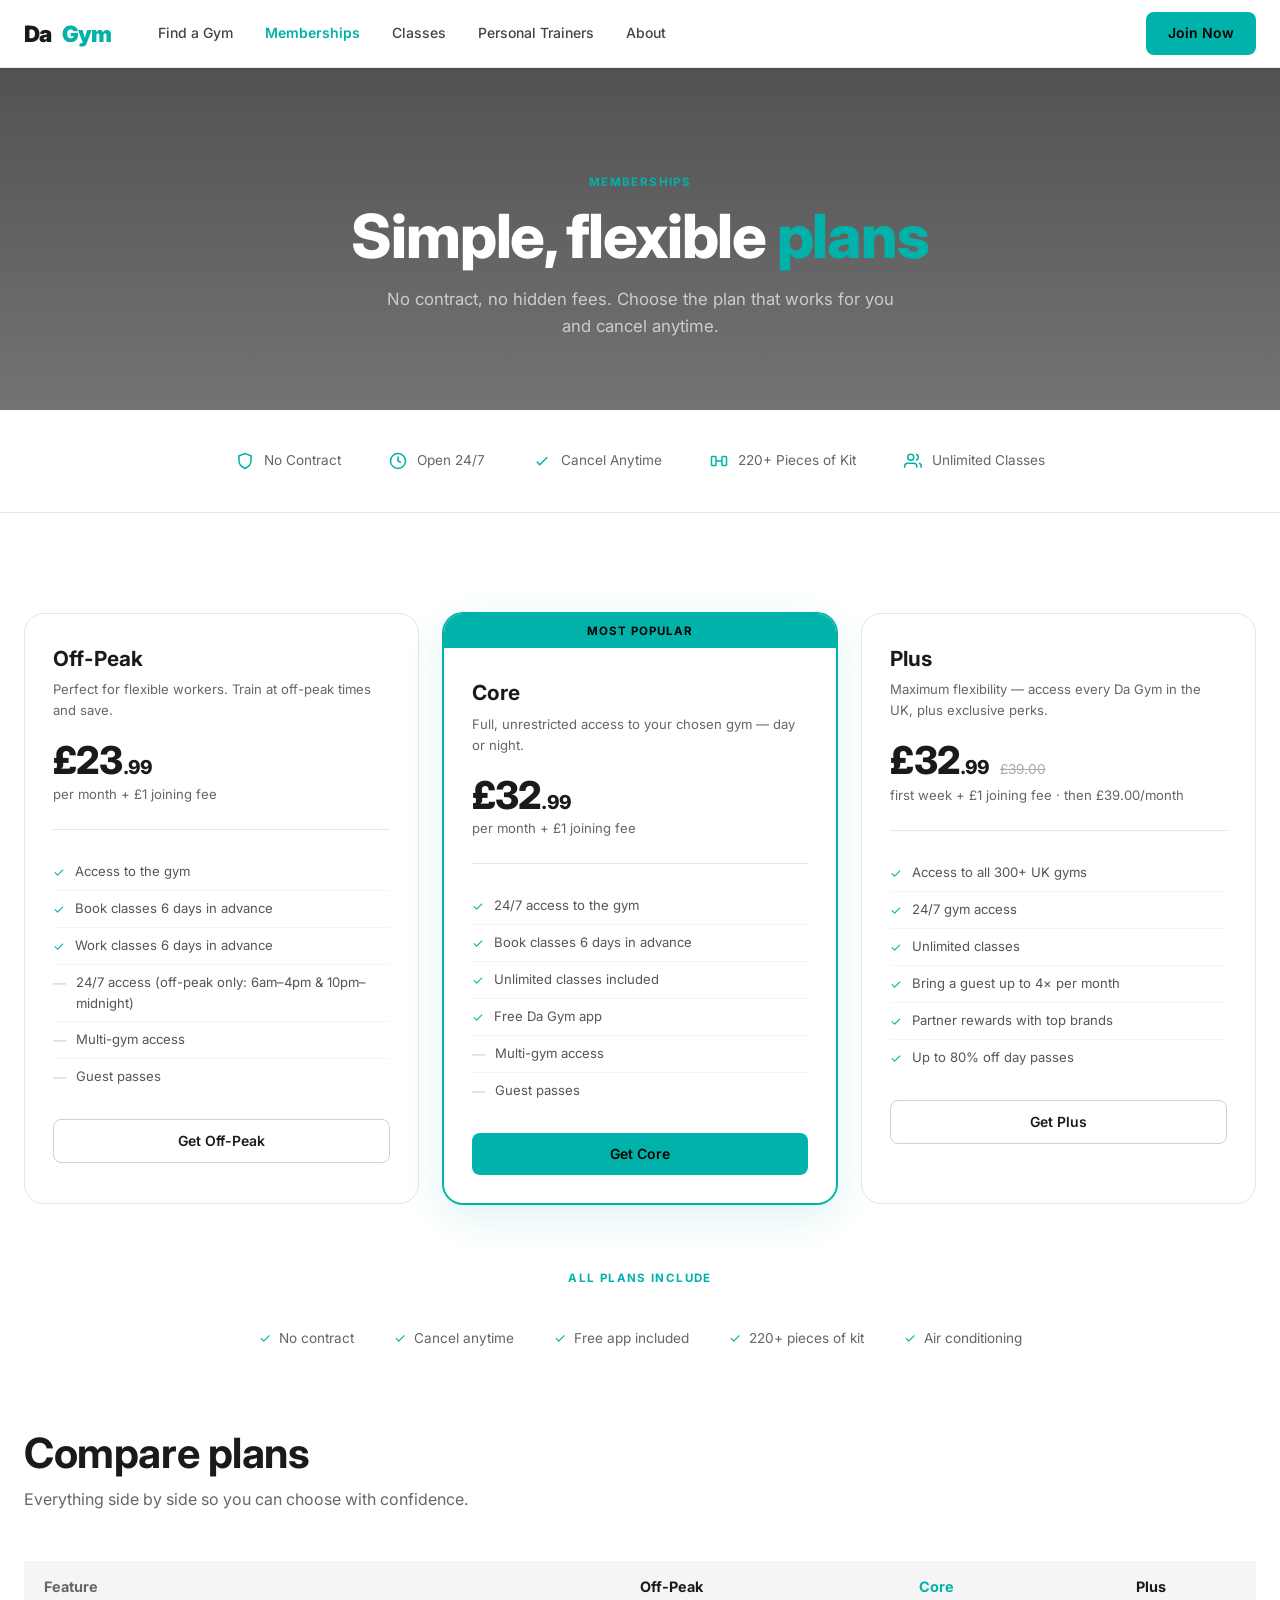
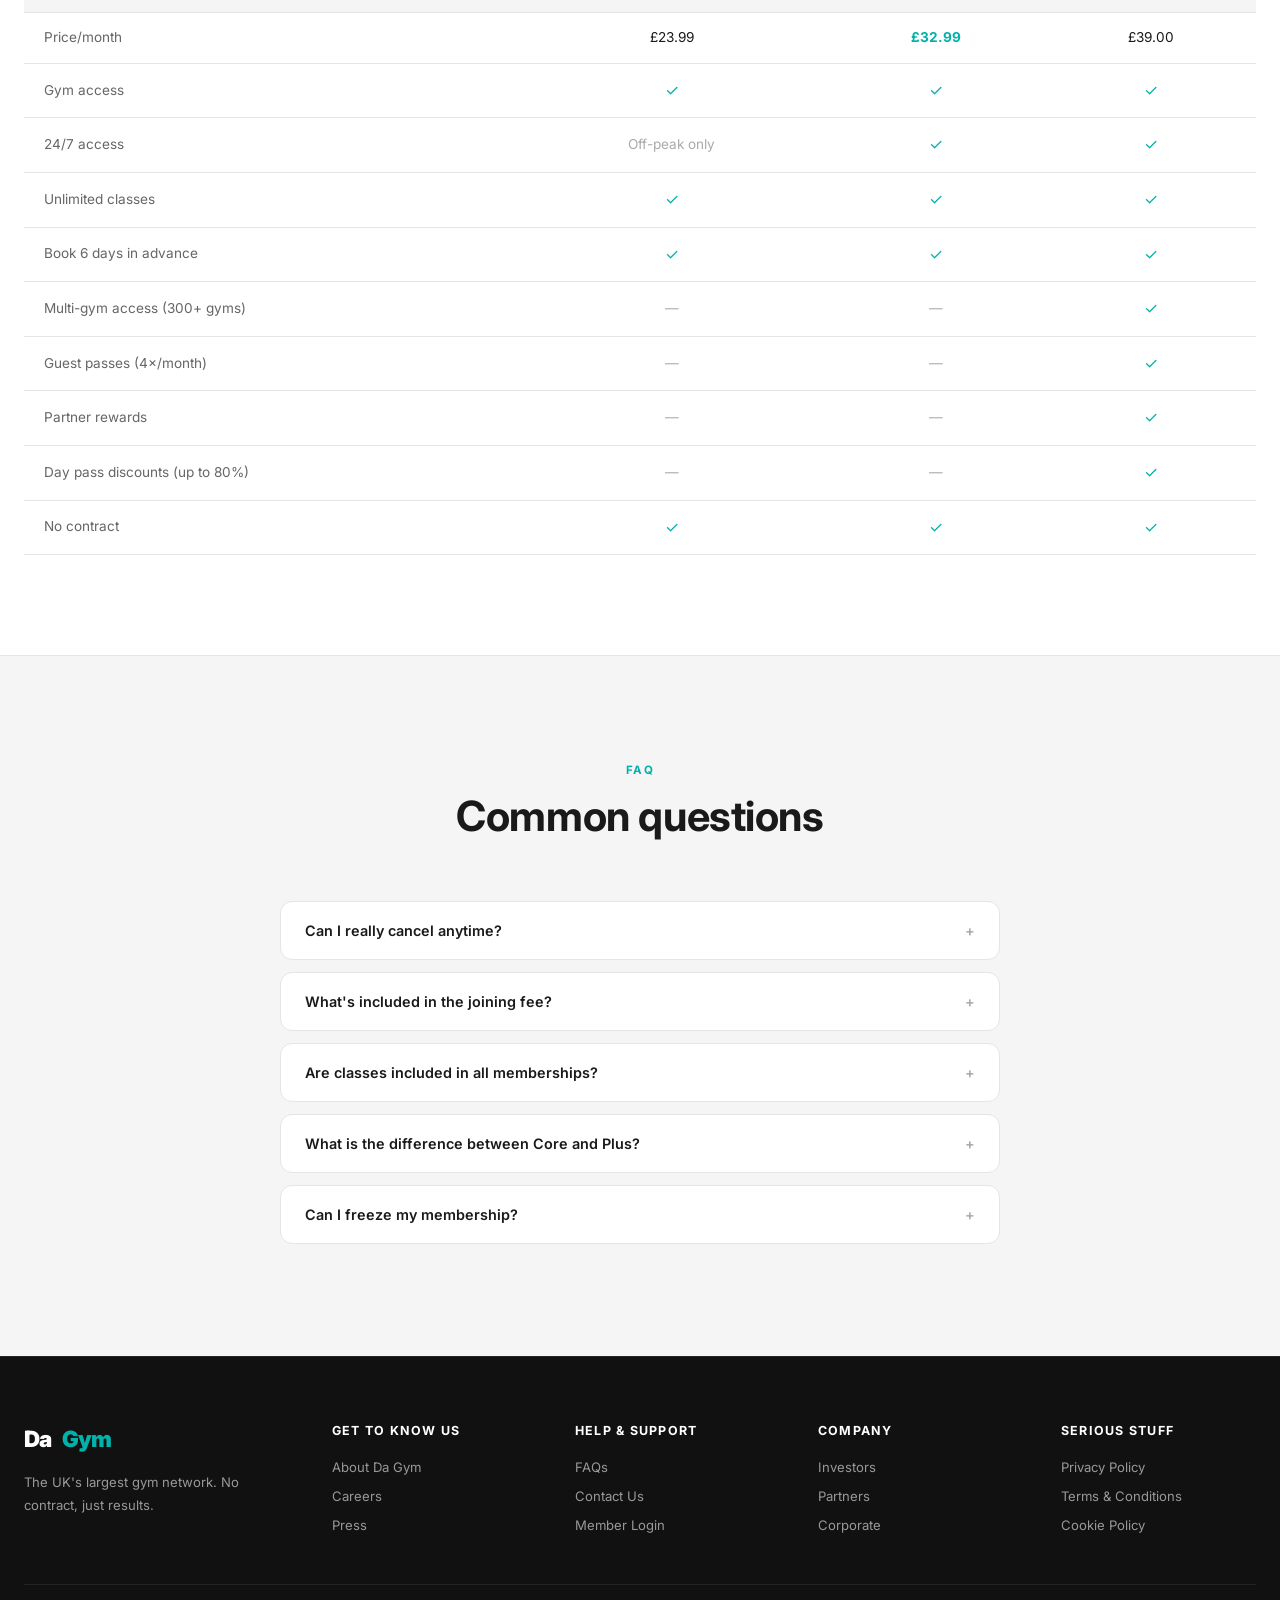
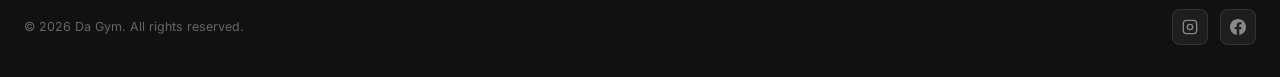
<file: memberships.html>
<!DOCTYPE html>
<html lang="en">
<head>
  <meta charset="UTF-8" />
  <meta name="viewport" content="width=device-width, initial-scale=1.0" />
  <title>Da Gym — Membership Plans</title>
  <link rel="preconnect" href="https://fonts.googleapis.com" />
  <link rel="preconnect" href="https://fonts.gstatic.com" crossorigin />
  <link href="https://fonts.googleapis.com/css2?family=Inter:wght@400;500;600;700;800;900&display=swap" rel="stylesheet" />
  <link rel="stylesheet" href="css/main.css" />
  <style>
    .compare-table {
      width: 100%;
      border-collapse: collapse;
      font-size: 0.85rem;
      margin-top: 48px;
    }
    .compare-table th, .compare-table td {
      padding: 14px 20px;
      border-bottom: 1px solid var(--border);
      text-align: center;
    }
    .compare-table th:first-child,
    .compare-table td:first-child {
      text-align: left;
      color: var(--text-muted);
    }
    .compare-table th {
      color: var(--text);
      font-weight: 700;
      font-size: 0.9rem;
      background: var(--surface);
      position: sticky;
      top: 0;
    }
    .compare-table th.featured-col { color: var(--primary); }
    .compare-table tr:hover td { background: rgba(255,255,255,0.02); }
    .compare-table .check { color: var(--primary); font-size: 1rem; }
    .compare-table .dash { color: var(--text-dim); }

    .faq-item {
      background: var(--card);
      border: 1px solid var(--border);
      border-radius: var(--radius);
      margin-bottom: 12px;
      overflow: hidden;
    }
    .faq-question {
      width: 100%;
      text-align: left;
      padding: 20px 24px;
      color: var(--text);
      font-weight: 600;
      font-size: 0.9rem;
      display: flex;
      justify-content: space-between;
      align-items: center;
      gap: 16px;
      transition: color var(--transition);
    }
    .faq-question:hover { color: var(--primary); }
    .faq-answer {
      padding: 0 24px 20px;
      color: var(--text-muted);
      font-size: 0.85rem;
      line-height: 1.7;
      display: none;
    }
    .faq-item.open .faq-answer { display: block; }
    .faq-item.open .faq-icon { transform: rotate(45deg); }
    .faq-icon { transition: transform var(--transition); color: var(--text-dim); flex-shrink: 0; }

    .trust-bar {
      display: flex;
      align-items: center;
      justify-content: center;
      gap: 48px;
      padding: 40px 24px;
      border-bottom: 1px solid var(--border);
      flex-wrap: wrap;
    }
    .trust-item {
      display: flex;
      align-items: center;
      gap: 10px;
      font-size: 0.85rem;
      color: var(--text-muted);
    }
    .trust-item svg { color: var(--primary); }

    /* ── MEMBERSHIP SLIDER ── */
    .mem-slider-wrap { position: relative; }
    .mem-slider-controls { display: flex; align-items: center; justify-content: space-between; margin-bottom: 20px; }
    .mem-slider-dots { display: flex; gap: 6px; }
    .mem-slider-dot { width: 8px; height: 8px; border-radius: 50%; background: var(--border); cursor: pointer; transition: all .2s; }
    .mem-slider-dot.active { background: var(--primary); width: 24px; border-radius: 4px; }
    .mem-slider-btns { display: flex; gap: 8px; }
    .mem-slider-btn { width: 38px; height: 38px; border-radius: 50%; border: 1.5px solid var(--border); background: var(--card); display: flex; align-items: center; justify-content: center; cursor: pointer; transition: all .2s; color: var(--text); }
    .mem-slider-btn:hover { border-color: var(--primary); color: var(--primary); }
    .mem-slider-btn:disabled { opacity: 0.3; cursor: default; }
    .mem-viewport { overflow: hidden; width: 100%; }
    .mem-cards-track { display: flex; gap: 0; align-items: stretch; transition: transform 0.4s cubic-bezier(0.4,0,0.2,1); will-change: transform; }
    .mem-cards-track .membership-card { flex: 0 0 100%; width: 100%; max-width: 100%; min-width: 0; box-sizing: border-box; }
    @media (min-width: 820px) {
      .mem-slider-controls { display: none; }
      .mem-viewport { overflow: visible; }
      .mem-cards-track { display: grid; grid-template-columns: repeat(3, 1fr); gap: 24px; transform: none !important; transition: none; }
      .mem-cards-track .membership-card { flex: unset; width: auto; max-width: none; min-width: 0; }
    }

    @media (max-width: 768px) {
      .trust-bar { gap: 24px; flex-wrap: wrap; padding: 28px 20px; }
      .compare-table th, .compare-table td { padding: 10px 12px; font-size: 0.78rem; }
    }
    @media (max-width: 480px) {
      .trust-bar { flex-direction: column; gap: 16px; align-items: flex-start; padding: 24px 16px; }
      .compare-table { font-size: 0.72rem; }
      .compare-table th, .compare-table td { padding: 8px; }
      .faq-question { padding: 16px 18px; font-size: 0.85rem; }
      .faq-answer { padding: 0 18px 16px; }
    }
  </style>
</head>
<body>

  <!-- NAVBAR -->
  <nav class="navbar">
    <div class="nav-inner">
      <a href="index.html" class="nav-logo">Da <span>Gym</span></a>
      <div class="nav-links">
        <a href="find-a-gym.html" class="nav-link">Find a Gym</a>
        <a href="memberships.html" class="nav-link active">Memberships</a>
        <a href="classes.html" class="nav-link">Classes</a>
        <a href="personal-trainers.html" class="nav-link">Personal Trainers</a>
        <a href="about.html" class="nav-link">About</a>
      </div>
      <div class="nav-actions">
        <a href="memberships.html" class="btn btn-primary">Join Now</a>
        <button class="mobile-menu-btn btn-ghost" id="mobileMenuBtn">
          <svg width="22" height="22" fill="none" stroke="currentColor" stroke-width="2" viewBox="0 0 24 24"><path d="M3 12h18M3 6h18M3 18h18"/></svg>
        </button>
      </div>
    </div>
  </nav>

  <!-- MOBILE NAV -->
  <div class="mobile-nav" id="mobileNav">
    <button id="mobileNavClose" style="position:absolute;top:20px;right:20px;color:var(--text);background:none;border:none;font-size:1.5rem;cursor:pointer;">✕</button>
    <a href="find-a-gym.html" class="nav-link">Find a Gym</a>
    <a href="memberships.html" class="nav-link">Memberships</a>
    <a href="classes.html" class="nav-link">Classes</a>
    <a href="personal-trainers.html" class="nav-link">Personal Trainers</a>
    <a href="about.html" class="nav-link">About</a>
    <div style="margin-top:24px;"><a href="memberships.html" class="btn btn-primary btn-lg" style="width:100%;justify-content:center;">Join Now</a></div>
  </div>

  <!-- PAGE HEADER -->
  <div style="background-image:url('https://images.unsplash.com/photo-1534438327276-14e5300c3a48?auto=format&fit=crop&w=1600&q=60');background-size:cover;background-position:center;padding:100px 24px 70px;text-align:center;position:relative;overflow:hidden;">
    <div style="position:absolute;inset:0;background:linear-gradient(to bottom,rgba(0,0,0,0.68) 0%,rgba(0,0,0,0.55) 100%);"></div>
    <div style="position:relative;">
      <span class="section-eyebrow">Memberships</span>
      <h1 style="margin-bottom:16px;color:#ffffff;">Simple, flexible <span style="color:var(--primary);">plans</span></h1>
      <p style="max-width:520px;margin:0 auto;font-size:1.05rem;color:#cccccc;">No contract, no hidden fees. Choose the plan that works for you and cancel anytime.</p>
    </div>
  </div>

  <!-- TRUST BAR -->
  <div class="trust-bar">
    <div class="trust-item">
      <svg width="18" height="18" fill="none" stroke="currentColor" stroke-width="2" viewBox="0 0 24 24"><path d="M12 22s8-4 8-10V5l-8-3-8 3v7c0 6 8 10 8 10z"/></svg>
      No Contract
    </div>
    <div class="trust-item">
      <svg width="18" height="18" fill="none" stroke="currentColor" stroke-width="2" viewBox="0 0 24 24"><circle cx="12" cy="12" r="10"/><path d="M12 6v6l4 2"/></svg>
      Open 24/7
    </div>
    <div class="trust-item">
      <svg width="18" height="18" fill="none" stroke="currentColor" stroke-width="2" viewBox="0 0 24 24"><path d="M5 13l4 4L19 7"/></svg>
      Cancel Anytime
    </div>
    <div class="trust-item">
      <svg width="18" height="18" fill="none" stroke="currentColor" stroke-width="2" viewBox="0 0 24 24"><rect x="2" y="6" width="6" height="12" rx="1"/><rect x="16" y="6" width="6" height="12" rx="1"/><path d="M8 12h8"/></svg>
      220+ Pieces of Kit
    </div>
    <div class="trust-item">
      <svg width="18" height="18" fill="none" stroke="currentColor" stroke-width="2" viewBox="0 0 24 24"><path d="M17 21v-2a4 4 0 0 0-4-4H5a4 4 0 0 0-4 4v2"/><circle cx="9" cy="7" r="4"/><path d="M23 21v-2a4 4 0 0 0-3-3.87"/><path d="M16 3.13a4 4 0 0 1 0 7.75"/></svg>
      Unlimited Classes
    </div>
  </div>

  <!-- MEMBERSHIP CARDS -->
  <div class="section">
    <div class="mem-slider-wrap">
      <div class="mem-slider-controls">
        <div class="mem-slider-dots">
          <div class="mem-slider-dot active" onclick="memGoTo(0)"></div>
          <div class="mem-slider-dot" onclick="memGoTo(1)"></div>
          <div class="mem-slider-dot" onclick="memGoTo(2)"></div>
        </div>
        <div class="mem-slider-btns">
          <button class="mem-slider-btn" id="memPrev" onclick="memSlide(-1)" aria-label="Previous"><svg width="16" height="16" fill="none" stroke="currentColor" stroke-width="2.5" viewBox="0 0 24 24"><path d="M15 18l-6-6 6-6"/></svg></button>
          <button class="mem-slider-btn" id="memNext" onclick="memSlide(1)" aria-label="Next"><svg width="16" height="16" fill="none" stroke="currentColor" stroke-width="2.5" viewBox="0 0 24 24"><path d="M9 18l6-6-6-6"/></svg></button>
        </div>
      </div>
      <div class="mem-viewport">
    <div class="mem-cards-track" id="memSlider">
      <!-- OFF-PEAK -->
      <div class="membership-card">
        <div class="membership-card-body">
          <div class="membership-name">Off-Peak</div>
          <p class="membership-desc">Perfect for flexible workers. Train at off-peak times and save.</p>
          <div class="membership-price">
            <div class="amount">£23<span style="font-size:1.2rem;">.99</span></div>
            <span class="per">per month + £1 joining fee</span>
          </div>
          <div class="membership-features">
            <div class="membership-feature">
              <span class="check">✓</span> Access to the gym
            </div>
            <div class="membership-feature">
              <span class="check">✓</span> Book classes 6 days in advance
            </div>
            <div class="membership-feature">
              <span class="check">✓</span> Work classes 6 days in advance
            </div>
            <div class="membership-feature">
              <span class="x-icon">—</span> 24/7 access (off-peak only: 6am–4pm &amp; 10pm–midnight)
            </div>
            <div class="membership-feature">
              <span class="x-icon">—</span> Multi-gym access
            </div>
            <div class="membership-feature">
              <span class="x-icon">—</span> Guest passes
            </div>
          </div>
          <a href="#" class="btn btn-outline" style="width:100%;justify-content:center;">Get Off-Peak</a>
        </div>
      </div>

      <!-- CORE -->
      <div class="membership-card featured">
        <div class="membership-popular">Most Popular</div>
        <div class="membership-card-body">
          <div class="membership-name">Core</div>
          <p class="membership-desc">Full, unrestricted access to your chosen gym — day or night.</p>
          <div class="membership-price">
            <div class="amount">£32<span style="font-size:1.2rem;">.99</span></div>
            <span class="per">per month + £1 joining fee</span>
          </div>
          <div class="membership-features">
            <div class="membership-feature">
              <span class="check">✓</span> 24/7 access to the gym
            </div>
            <div class="membership-feature">
              <span class="check">✓</span> Book classes 6 days in advance
            </div>
            <div class="membership-feature">
              <span class="check">✓</span> Unlimited classes included
            </div>
            <div class="membership-feature">
              <span class="check">✓</span> Free Da Gym app
            </div>
            <div class="membership-feature">
              <span class="x-icon">—</span> Multi-gym access
            </div>
            <div class="membership-feature">
              <span class="x-icon">—</span> Guest passes
            </div>
          </div>
          <a href="#" class="btn btn-primary" style="width:100%;justify-content:center;">Get Core</a>
        </div>
      </div>

      <!-- PLUS -->
      <div class="membership-card">
        <div class="membership-card-body">
          <div class="membership-name">Plus</div>
          <p class="membership-desc">Maximum flexibility — access every Da Gym in the UK, plus exclusive perks.</p>
          <div class="membership-price">
            <div style="display:flex;align-items:baseline;gap:10px;flex-wrap:wrap;">
              <div class="amount">£32<span style="font-size:1.2rem;">.99</span></div>
              <span class="original">£39.00</span>
            </div>
            <span class="per">first week + £1 joining fee · then £39.00/month</span>
          </div>
          <div class="membership-features">
            <div class="membership-feature">
              <span class="check">✓</span> Access to all 300+ UK gyms
            </div>
            <div class="membership-feature">
              <span class="check">✓</span> 24/7 gym access
            </div>
            <div class="membership-feature">
              <span class="check">✓</span> Unlimited classes
            </div>
            <div class="membership-feature">
              <span class="check">✓</span> Bring a guest up to 4× per month
            </div>
            <div class="membership-feature">
              <span class="check">✓</span> Partner rewards with top brands
            </div>
            <div class="membership-feature">
              <span class="check">✓</span> Up to 80% off day passes
            </div>
          </div>
          <a href="#" class="btn btn-outline" style="width:100%;justify-content:center;">Get Plus</a>
        </div>
      </div>
    </div><!-- /.mem-cards-track -->
      </div><!-- /.mem-viewport -->
    </div><!-- /.mem-slider-wrap -->

    <!-- ALL PLANS INCLUDE -->
    <div style="margin-top:60px;text-align:center;" data-animate>
      <span class="section-eyebrow">All Plans Include</span>
      <div style="display:flex;justify-content:center;gap:40px;flex-wrap:wrap;margin-top:28px;">
        <div style="display:flex;align-items:center;gap:8px;font-size:0.85rem;color:var(--text-muted);">
          <span style="color:var(--primary);">✓</span> No contract
        </div>
        <div style="display:flex;align-items:center;gap:8px;font-size:0.85rem;color:var(--text-muted);">
          <span style="color:var(--primary);">✓</span> Cancel anytime
        </div>
        <div style="display:flex;align-items:center;gap:8px;font-size:0.85rem;color:var(--text-muted);">
          <span style="color:var(--primary);">✓</span> Free app included
        </div>
        <div style="display:flex;align-items:center;gap:8px;font-size:0.85rem;color:var(--text-muted);">
          <span style="color:var(--primary);">✓</span> 220+ pieces of kit
        </div>
        <div style="display:flex;align-items:center;gap:8px;font-size:0.85rem;color:var(--text-muted);">
          <span style="color:var(--primary);">✓</span> Air conditioning
        </div>
      </div>
    </div>

    <!-- COMPARE TABLE -->
    <div data-animate>
      <h2 style="margin-top:80px;margin-bottom:8px;color:var(--text);">Compare plans</h2>
      <p style="margin-bottom:0;">Everything side by side so you can choose with confidence.</p>
      <div style="overflow-x:auto;margin-top:0;">
        <table class="compare-table">
          <thead>
            <tr>
              <th style="width:40%;">Feature</th>
              <th>Off-Peak</th>
              <th class="featured-col">Core</th>
              <th>Plus</th>
            </tr>
          </thead>
          <tbody>
            <tr><td>Price/month</td><td>£23.99</td><td style="color:var(--primary);font-weight:700;">£32.99</td><td>£39.00</td></tr>
            <tr><td>Gym access</td><td class="check">✓</td><td class="check">✓</td><td class="check">✓</td></tr>
            <tr><td>24/7 access</td><td class="dash">Off-peak only</td><td class="check">✓</td><td class="check">✓</td></tr>
            <tr><td>Unlimited classes</td><td class="check">✓</td><td class="check">✓</td><td class="check">✓</td></tr>
            <tr><td>Book 6 days in advance</td><td class="check">✓</td><td class="check">✓</td><td class="check">✓</td></tr>
            <tr><td>Multi-gym access (300+ gyms)</td><td class="dash">—</td><td class="dash">—</td><td class="check">✓</td></tr>
            <tr><td>Guest passes (4×/month)</td><td class="dash">—</td><td class="dash">—</td><td class="check">✓</td></tr>
            <tr><td>Partner rewards</td><td class="dash">—</td><td class="dash">—</td><td class="check">✓</td></tr>
            <tr><td>Day pass discounts (up to 80%)</td><td class="dash">—</td><td class="dash">—</td><td class="check">✓</td></tr>
            <tr><td>No contract</td><td class="check">✓</td><td class="check">✓</td><td class="check">✓</td></tr>
          </tbody>
        </table>
      </div>
    </div>
  </div>

  <!-- FAQ -->
  <div style="background:var(--surface);border-top:1px solid var(--border);">
    <div class="section">
      <div class="section-header">
        <span class="section-eyebrow">FAQ</span>
        <h2>Common questions</h2>
      </div>

      <div style="max-width:720px;margin:0 auto;">
        <div class="faq-item" data-animate>
          <button class="faq-question" onclick="this.parentElement.classList.toggle('open')">
            Can I really cancel anytime?
            <span class="faq-icon">+</span>
          </button>
          <div class="faq-answer">Yes — there's no contract and no minimum term. You can cancel your membership at any time through your online account or the Da Gym app, and you'll retain access until the end of your current paid period.</div>
        </div>

        <div class="faq-item" data-animate data-delay="1">
          <button class="faq-question" onclick="this.parentElement.classList.toggle('open')">
            What's included in the joining fee?
            <span class="faq-icon">+</span>
          </button>
          <div class="faq-answer">The £1 joining fee covers your key fob and account setup. That's it — no surprise charges. Your first monthly payment is taken when you join, and future payments are on the same date each month.</div>
        </div>

        <div class="faq-item" data-animate data-delay="2">
          <button class="faq-question" onclick="this.parentElement.classList.toggle('open')">
            Are classes included in all memberships?
            <span class="faq-icon">+</span>
          </button>
          <div class="faq-answer">Yes! All Da Gym memberships include unlimited access to our group exercise classes. You can book up to 6 days in advance through the app. Classes include HIIT, Yoga, Spin, Pilates, Zumba, and more.</div>
        </div>

        <div class="faq-item" data-animate data-delay="3">
          <button class="faq-question" onclick="this.parentElement.classList.toggle('open')">
            What is the difference between Core and Plus?
            <span class="faq-icon">+</span>
          </button>
          <div class="faq-answer">Core gives you full 24/7 access to your chosen home gym plus all the classes. Plus gives you everything in Core, plus access to every Da Gym in the UK (300+ locations), guest passes (4 per month), and exclusive partner rewards and discounts.</div>
        </div>

        <div class="faq-item" data-animate data-delay="4">
          <button class="faq-question" onclick="this.parentElement.classList.toggle('open')">
            Can I freeze my membership?
            <span class="faq-icon">+</span>
          </button>
          <div class="faq-answer">Yes — you can freeze your membership for up to 3 months per year via your online account. This pauses your payments while reserving your spot. Freezing takes effect from the next billing date.</div>
        </div>
      </div>
    </div>
  </div>

  <!-- FOOTER -->
  <footer class="footer">
    <div class="footer-inner">
      <div class="footer-top">
        <div class="footer-brand">
          <div class="nav-logo" style="margin-bottom:14px;">Da <span>Gym</span></div>
          <p>The UK's largest gym network. No contract, just results.</p>
        </div>
        <div class="footer-col">
          <h5>Get to Know Us</h5>
          <div class="footer-links">
            <a href="about.html" class="footer-link">About Da Gym</a>
            <a href="#" class="footer-link">Careers</a>
            <a href="#" class="footer-link">Press</a>
          </div>
        </div>
        <div class="footer-col">
          <h5>Help &amp; Support</h5>
          <div class="footer-links">
            <a href="#" class="footer-link">FAQs</a>
            <a href="#" class="footer-link">Contact Us</a>
            <a href="#" class="footer-link">Member Login</a>
          </div>
        </div>
        <div class="footer-col">
          <h5>Company</h5>
          <div class="footer-links">
            <a href="#" class="footer-link">Investors</a>
            <a href="#" class="footer-link">Partners</a>
            <a href="#" class="footer-link">Corporate</a>
          </div>
        </div>
        <div class="footer-col">
          <h5>Serious Stuff</h5>
          <div class="footer-links">
            <a href="privacy.html" class="footer-link">Privacy Policy</a>
            <a href="terms.html" class="footer-link">Terms &amp; Conditions</a>
            <a href="privacy.html#cookies" class="footer-link">Cookie Policy</a>
          </div>
        </div>
      </div>
      <div class="footer-bottom">
        <span>© 2026 Da Gym. All rights reserved.</span>
        <div class="footer-socials">
          <a href="https://www.instagram.com/dagym/" target="_blank" rel="noopener" class="social-icon" aria-label="Instagram"><svg width="16" height="16" fill="none" stroke="currentColor" stroke-width="2" viewBox="0 0 24 24"><rect x="2" y="2" width="20" height="20" rx="5"/><circle cx="12" cy="12" r="4"/><circle cx="17.5" cy="6.5" r="0.5" fill="currentColor" stroke="none"/></svg></a>
          <a href="https://www.facebook.com/Da Gym/" target="_blank" rel="noopener" class="social-icon" aria-label="Facebook"><svg width="16" height="16" fill="currentColor" viewBox="0 0 24 24"><path d="M24 12.07C24 5.41 18.63 0 12 0S0 5.41 0 12.07C0 18.1 4.39 23.1 10.13 24v-8.44H7.08v-3.49h3.04V9.41c0-3.02 1.8-4.7 4.54-4.7 1.31 0 2.68.24 2.68.24v2.97h-1.51c-1.49 0-1.95.93-1.95 1.88v2.27h3.32l-.53 3.49h-2.79V24C19.61 23.1 24 18.1 24 12.07z"/></svg></a>
        </div>
      </div>
    </div>
  </footer>

  <script src="js/main.js"></script>
  <script>
    let memIndex = 0;
    const memTotal = 3;
    function memSlide(dir) { memGoTo(memIndex + dir); }
    function memGoTo(idx) {
      memIndex = Math.max(0, Math.min(memTotal - 1, idx));
      const vp = document.querySelector('.mem-viewport');
      const w = vp ? vp.offsetWidth : 0;
      document.getElementById('memSlider').style.transform = `translateX(-${memIndex * w}px)`;
      document.querySelectorAll('.mem-slider-dot').forEach((d, i) => d.classList.toggle('active', i === memIndex));
      document.getElementById('memPrev').disabled = memIndex === 0;
      document.getElementById('memNext').disabled = memIndex === memTotal - 1;
    }
    memGoTo(0);
    window.addEventListener('resize', () => memGoTo(memIndex));
  </script>
</body>
</html>
</file>
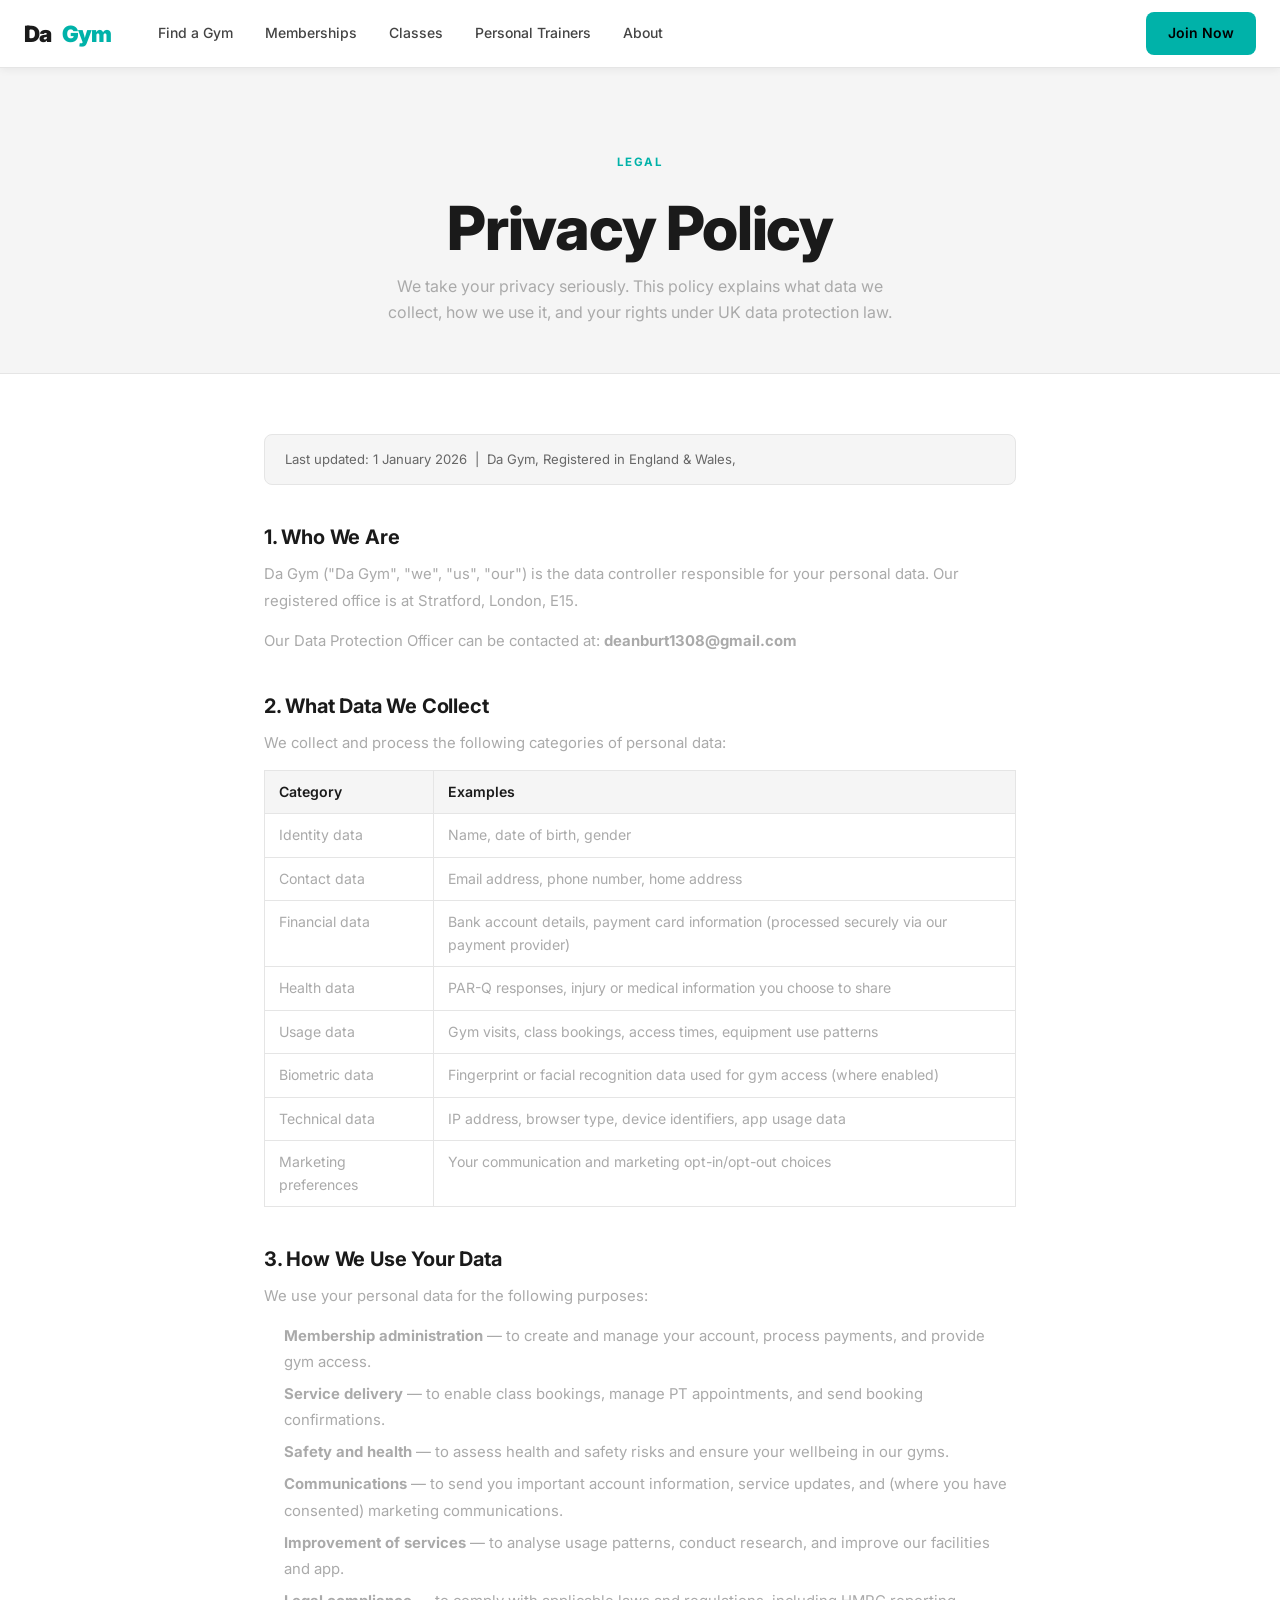
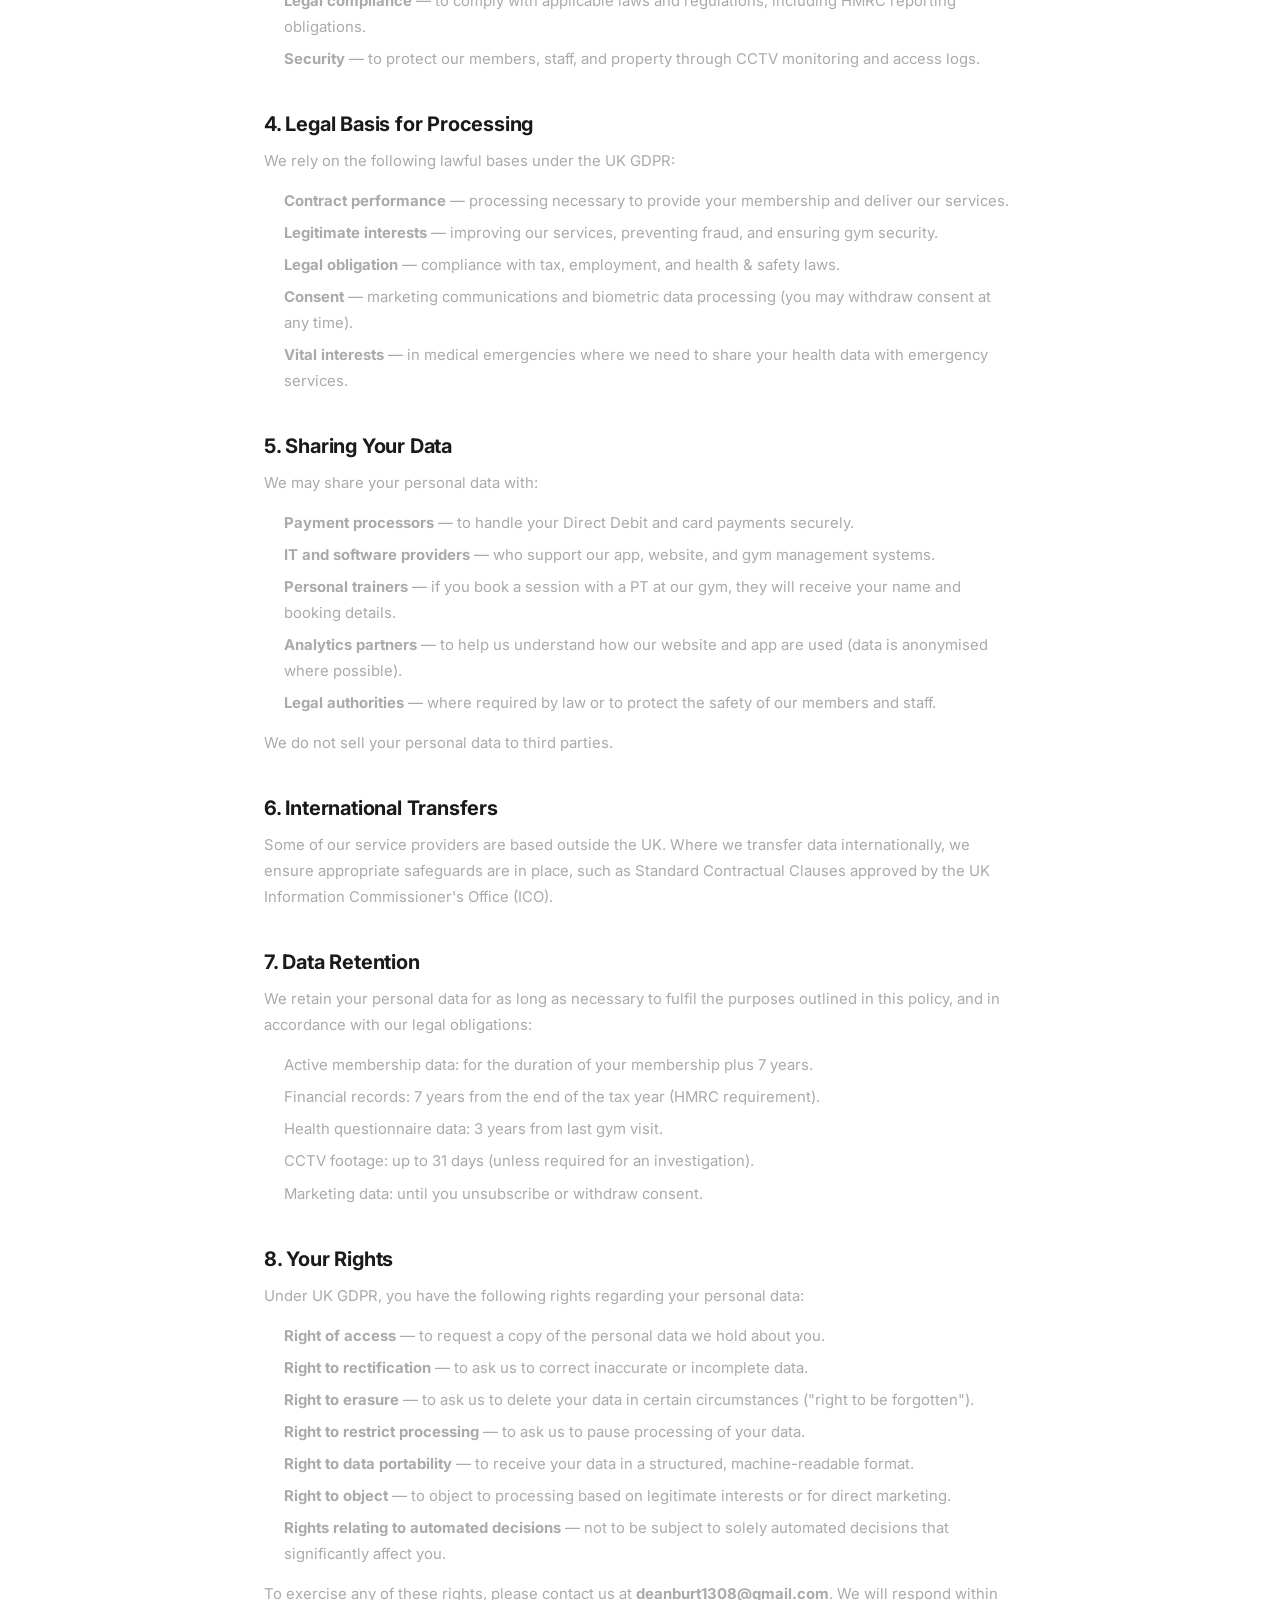
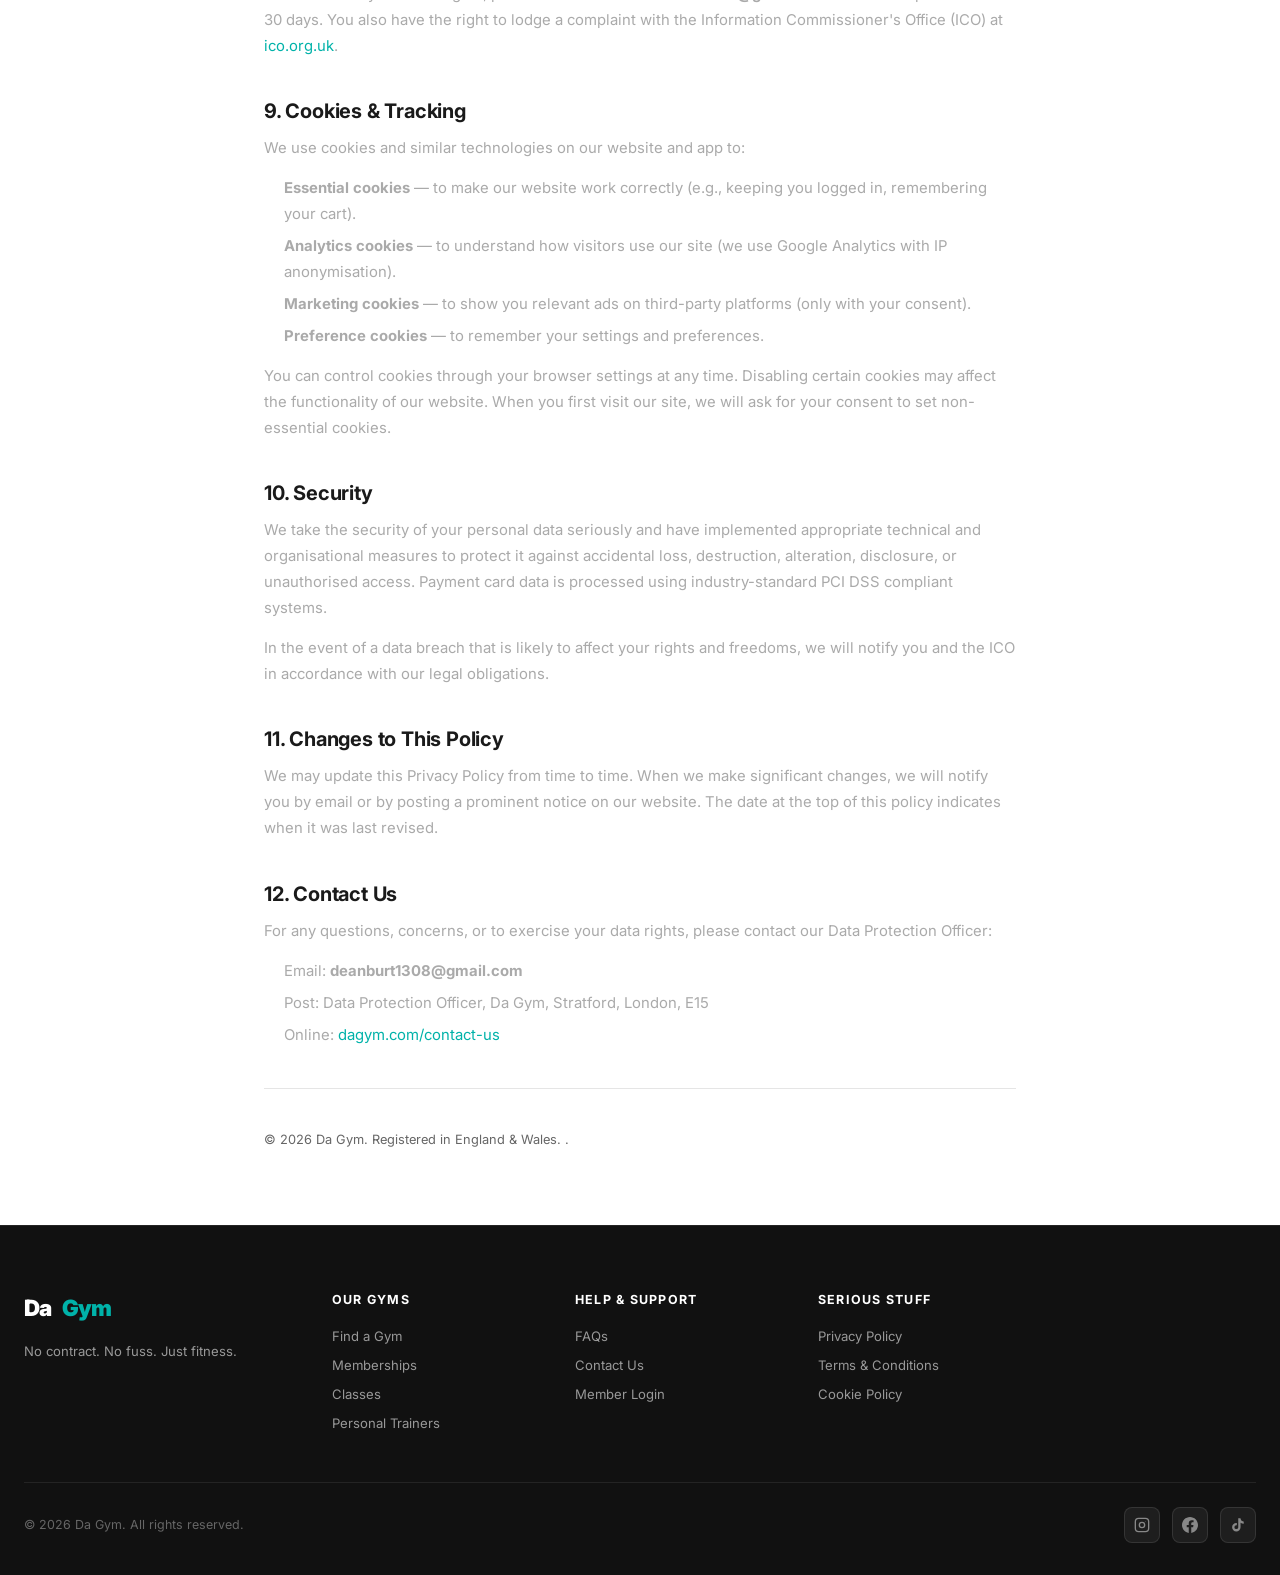
<file: privacy.html>
<!DOCTYPE html>
<html lang="en">
<head>
  <meta charset="UTF-8" />
  <meta name="viewport" content="width=device-width, initial-scale=1.0" />
  <title>Privacy Policy — Da Gym</title>
  <link rel="preconnect" href="https://fonts.googleapis.com" />
  <link rel="preconnect" href="https://fonts.gstatic.com" crossorigin />
  <link href="https://fonts.googleapis.com/css2?family=Inter:wght@400;500;600;700;800;900&display=swap" rel="stylesheet" />
  <link rel="stylesheet" href="css/main.css" />
  <style>
    .legal-hero { background: var(--surface); border-bottom: 1px solid var(--border); padding: 80px 24px 48px; text-align: center; }
    .legal-body { max-width: 800px; margin: 0 auto; padding: 60px 24px; }
    .legal-body h2 { font-size: 1.25rem; margin: 40px 0 12px; color: var(--text); }
    .legal-body h3 { font-size: 1rem; margin: 28px 0 8px; color: var(--text); }
    .legal-body p { line-height: 1.75; color: var(--text-dim); margin-bottom: 14px; font-size: 0.93rem; }
    .legal-body ul { color: var(--text-dim); font-size: 0.93rem; line-height: 1.75; padding-left: 20px; margin-bottom: 14px; }
    .legal-body ul li { margin-bottom: 6px; }
    .legal-updated { background: var(--surface); border: 1px solid var(--border); border-radius: var(--radius-sm); padding: 14px 20px; margin-bottom: 40px; font-size: 0.82rem; color: var(--text-muted); }
    .data-table { width: 100%; border-collapse: collapse; margin-bottom: 24px; font-size: 0.88rem; }
    .data-table th { background: var(--surface); color: var(--text); padding: 10px 14px; text-align: left; border: 1px solid var(--border); font-weight: 600; }
    .data-table td { padding: 10px 14px; border: 1px solid var(--border); color: var(--text-dim); vertical-align: top; }
    hr.legal-divider { border: none; border-top: 1px solid var(--border); margin: 40px 0; }
  </style>
</head>
<body>

  <nav class="navbar">
    <div class="nav-inner">
      <a href="index.html" class="nav-logo">Da <span>Gym</span></a>
      <div class="nav-links">
        <a href="find-a-gym.html" class="nav-link">Find a Gym</a>
        <a href="memberships.html" class="nav-link">Memberships</a>
        <a href="classes.html" class="nav-link">Classes</a>
        <a href="personal-trainers.html" class="nav-link">Personal Trainers</a>
        <a href="about.html" class="nav-link">About</a>
      </div>
      <div class="nav-actions">
        <a href="memberships.html" class="btn btn-primary">Join Now</a>
        <button class="mobile-menu-btn btn-ghost" id="mobileMenuBtn">
          <svg width="22" height="22" fill="none" stroke="currentColor" stroke-width="2" viewBox="0 0 24 24"><path d="M3 12h18M3 6h18M3 18h18"/></svg>
        </button>
      </div>
    </div>
  </nav>

  <div class="mobile-nav" id="mobileNav">
    <button id="mobileNavClose" style="position:absolute;top:20px;right:20px;color:var(--text);background:none;border:none;font-size:1.5rem;cursor:pointer;">✕</button>
    <a href="find-a-gym.html" class="nav-link">Find a Gym</a>
    <a href="memberships.html" class="nav-link">Memberships</a>
    <a href="classes.html" class="nav-link">Classes</a>
    <a href="personal-trainers.html" class="nav-link">Personal Trainers</a>
    <a href="about.html" class="nav-link">About</a>
    <div style="margin-top:24px;"><a href="memberships.html" class="btn btn-primary btn-lg" style="width:100%;justify-content:center;">Join Now</a></div>
  </div>

  <div class="legal-hero">
    <span class="section-eyebrow">Legal</span>
    <h1 style="margin:12px 0 12px;">Privacy Policy</h1>
    <p style="max-width:540px;margin:0 auto;color:var(--text-dim);">We take your privacy seriously. This policy explains what data we collect, how we use it, and your rights under UK data protection law.</p>
  </div>

  <div class="legal-body">
    <div class="legal-updated">Last updated: 1 January 2026 &nbsp;|&nbsp; Da Gym, Registered in England &amp; Wales, </div>

    <h2>1. Who We Are</h2>
    <p>Da Gym ("Da Gym", "we", "us", "our") is the data controller responsible for your personal data. Our registered office is at Stratford, London, E15.</p>
    <p>Our Data Protection Officer can be contacted at: <strong>deanburt1308@gmail.com</strong></p>

    <h2>2. What Data We Collect</h2>
    <p>We collect and process the following categories of personal data:</p>
    <table class="data-table">
      <tr>
        <th>Category</th>
        <th>Examples</th>
      </tr>
      <tr>
        <td>Identity data</td>
        <td>Name, date of birth, gender</td>
      </tr>
      <tr>
        <td>Contact data</td>
        <td>Email address, phone number, home address</td>
      </tr>
      <tr>
        <td>Financial data</td>
        <td>Bank account details, payment card information (processed securely via our payment provider)</td>
      </tr>
      <tr>
        <td>Health data</td>
        <td>PAR-Q responses, injury or medical information you choose to share</td>
      </tr>
      <tr>
        <td>Usage data</td>
        <td>Gym visits, class bookings, access times, equipment use patterns</td>
      </tr>
      <tr>
        <td>Biometric data</td>
        <td>Fingerprint or facial recognition data used for gym access (where enabled)</td>
      </tr>
      <tr>
        <td>Technical data</td>
        <td>IP address, browser type, device identifiers, app usage data</td>
      </tr>
      <tr>
        <td>Marketing preferences</td>
        <td>Your communication and marketing opt-in/opt-out choices</td>
      </tr>
    </table>

    <h2>3. How We Use Your Data</h2>
    <p>We use your personal data for the following purposes:</p>
    <ul>
      <li><strong>Membership administration</strong> — to create and manage your account, process payments, and provide gym access.</li>
      <li><strong>Service delivery</strong> — to enable class bookings, manage PT appointments, and send booking confirmations.</li>
      <li><strong>Safety and health</strong> — to assess health and safety risks and ensure your wellbeing in our gyms.</li>
      <li><strong>Communications</strong> — to send you important account information, service updates, and (where you have consented) marketing communications.</li>
      <li><strong>Improvement of services</strong> — to analyse usage patterns, conduct research, and improve our facilities and app.</li>
      <li><strong>Legal compliance</strong> — to comply with applicable laws and regulations, including HMRC reporting obligations.</li>
      <li><strong>Security</strong> — to protect our members, staff, and property through CCTV monitoring and access logs.</li>
    </ul>

    <h2>4. Legal Basis for Processing</h2>
    <p>We rely on the following lawful bases under the UK GDPR:</p>
    <ul>
      <li><strong>Contract performance</strong> — processing necessary to provide your membership and deliver our services.</li>
      <li><strong>Legitimate interests</strong> — improving our services, preventing fraud, and ensuring gym security.</li>
      <li><strong>Legal obligation</strong> — compliance with tax, employment, and health &amp; safety laws.</li>
      <li><strong>Consent</strong> — marketing communications and biometric data processing (you may withdraw consent at any time).</li>
      <li><strong>Vital interests</strong> — in medical emergencies where we need to share your health data with emergency services.</li>
    </ul>

    <h2>5. Sharing Your Data</h2>
    <p>We may share your personal data with:</p>
    <ul>
      <li><strong>Payment processors</strong> — to handle your Direct Debit and card payments securely.</li>
      <li><strong>IT and software providers</strong> — who support our app, website, and gym management systems.</li>
      <li><strong>Personal trainers</strong> — if you book a session with a PT at our gym, they will receive your name and booking details.</li>
      <li><strong>Analytics partners</strong> — to help us understand how our website and app are used (data is anonymised where possible).</li>
      <li><strong>Legal authorities</strong> — where required by law or to protect the safety of our members and staff.</li>
    </ul>
    <p>We do not sell your personal data to third parties.</p>

    <h2>6. International Transfers</h2>
    <p>Some of our service providers are based outside the UK. Where we transfer data internationally, we ensure appropriate safeguards are in place, such as Standard Contractual Clauses approved by the UK Information Commissioner's Office (ICO).</p>

    <h2>7. Data Retention</h2>
    <p>We retain your personal data for as long as necessary to fulfil the purposes outlined in this policy, and in accordance with our legal obligations:</p>
    <ul>
      <li>Active membership data: for the duration of your membership plus 7 years.</li>
      <li>Financial records: 7 years from the end of the tax year (HMRC requirement).</li>
      <li>Health questionnaire data: 3 years from last gym visit.</li>
      <li>CCTV footage: up to 31 days (unless required for an investigation).</li>
      <li>Marketing data: until you unsubscribe or withdraw consent.</li>
    </ul>

    <h2>8. Your Rights</h2>
    <p>Under UK GDPR, you have the following rights regarding your personal data:</p>
    <ul>
      <li><strong>Right of access</strong> — to request a copy of the personal data we hold about you.</li>
      <li><strong>Right to rectification</strong> — to ask us to correct inaccurate or incomplete data.</li>
      <li><strong>Right to erasure</strong> — to ask us to delete your data in certain circumstances ("right to be forgotten").</li>
      <li><strong>Right to restrict processing</strong> — to ask us to pause processing of your data.</li>
      <li><strong>Right to data portability</strong> — to receive your data in a structured, machine-readable format.</li>
      <li><strong>Right to object</strong> — to object to processing based on legitimate interests or for direct marketing.</li>
      <li><strong>Rights relating to automated decisions</strong> — not to be subject to solely automated decisions that significantly affect you.</li>
    </ul>
    <p>To exercise any of these rights, please contact us at <strong>deanburt1308@gmail.com</strong>. We will respond within 30 days. You also have the right to lodge a complaint with the Information Commissioner's Office (ICO) at <a href="https://ico.org.uk" target="_blank" rel="noopener" style="color:var(--primary);">ico.org.uk</a>.</p>

    <h2 id="cookies">9. Cookies &amp; Tracking</h2>
    <p>We use cookies and similar technologies on our website and app to:</p>
    <ul>
      <li><strong>Essential cookies</strong> — to make our website work correctly (e.g., keeping you logged in, remembering your cart).</li>
      <li><strong>Analytics cookies</strong> — to understand how visitors use our site (we use Google Analytics with IP anonymisation).</li>
      <li><strong>Marketing cookies</strong> — to show you relevant ads on third-party platforms (only with your consent).</li>
      <li><strong>Preference cookies</strong> — to remember your settings and preferences.</li>
    </ul>
    <p>You can control cookies through your browser settings at any time. Disabling certain cookies may affect the functionality of our website. When you first visit our site, we will ask for your consent to set non-essential cookies.</p>

    <h2>10. Security</h2>
    <p>We take the security of your personal data seriously and have implemented appropriate technical and organisational measures to protect it against accidental loss, destruction, alteration, disclosure, or unauthorised access. Payment card data is processed using industry-standard PCI DSS compliant systems.</p>
    <p>In the event of a data breach that is likely to affect your rights and freedoms, we will notify you and the ICO in accordance with our legal obligations.</p>

    <h2>11. Changes to This Policy</h2>
    <p>We may update this Privacy Policy from time to time. When we make significant changes, we will notify you by email or by posting a prominent notice on our website. The date at the top of this policy indicates when it was last revised.</p>

    <h2>12. Contact Us</h2>
    <p>For any questions, concerns, or to exercise your data rights, please contact our Data Protection Officer:</p>
    <ul>
      <li>Email: <strong>deanburt1308@gmail.com</strong></li>
      <li>Post: Data Protection Officer, Da Gym, Stratford, London, E15</li>
      <li>Online: <a href="#" target="_blank" rel="noopener" style="color:var(--primary);">dagym.com/contact-us</a></li>
    </ul>

    <hr class="legal-divider">
    <p style="font-size:0.8rem;color:var(--text-muted);">© 2026 Da Gym. Registered in England &amp; Wales. . </p>
  </div>

  <footer class="footer">
    <div class="footer-inner">
      <div class="footer-top">
        <div class="footer-brand">
          <a href="index.html" class="nav-logo" style="font-size:1.4rem;">Da <span>Gym</span></a>
          <p class="footer-tagline">No contract. No fuss. Just fitness.</p>
        </div>
        <div class="footer-col">
          <h5>Our Gyms</h5>
          <div class="footer-links">
            <a href="find-a-gym.html" class="footer-link">Find a Gym</a>
            <a href="memberships.html" class="footer-link">Memberships</a>
            <a href="classes.html" class="footer-link">Classes</a>
            <a href="personal-trainers.html" class="footer-link">Personal Trainers</a>
          </div>
        </div>
        <div class="footer-col">
          <h5>Help &amp; Support</h5>
          <div class="footer-links">
            <a href="#" target="_blank" rel="noopener" class="footer-link">FAQs</a>
            <a href="#" target="_blank" rel="noopener" class="footer-link">Contact Us</a>
            <a href="#" target="_blank" rel="noopener" class="footer-link">Member Login</a>
          </div>
        </div>
        <div class="footer-col">
          <h5>Serious Stuff</h5>
          <div class="footer-links">
            <a href="privacy.html" class="footer-link">Privacy Policy</a>
            <a href="terms.html" class="footer-link">Terms &amp; Conditions</a>
            <a href="privacy.html#cookies" class="footer-link">Cookie Policy</a>
          </div>
        </div>
      </div>
      <div class="footer-bottom">
        <span>© 2026 Da Gym. All rights reserved.</span>
        <div class="footer-socials">
          <a href="https://www.instagram.com/dagym/" target="_blank" rel="noopener" class="social-icon" aria-label="Instagram"><svg width="16" height="16" fill="none" stroke="currentColor" stroke-width="2" viewBox="0 0 24 24"><rect x="2" y="2" width="20" height="20" rx="5"/><circle cx="12" cy="12" r="4"/><circle cx="17.5" cy="6.5" r="0.5" fill="currentColor" stroke="none"/></svg></a>
          <a href="https://www.facebook.com/Da Gym/" target="_blank" rel="noopener" class="social-icon" aria-label="Facebook"><svg width="16" height="16" fill="currentColor" viewBox="0 0 24 24"><path d="M24 12.07C24 5.41 18.63 0 12 0S0 5.41 0 12.07C0 18.1 4.39 23.1 10.13 24v-8.44H7.08v-3.49h3.04V9.41c0-3.02 1.8-4.7 4.54-4.7 1.31 0 2.68.24 2.68.24v2.97h-1.51c-1.49 0-1.95.93-1.95 1.88v2.27h3.32l-.53 3.49h-2.79V24C19.61 23.1 24 18.1 24 12.07z"/></svg></a>
          <a href="https://www.tiktok.com/@dagym" target="_blank" rel="noopener" class="social-icon" aria-label="TikTok"><svg width="16" height="16" fill="currentColor" viewBox="0 0 24 24"><path d="M19.59 6.69a4.83 4.83 0 01-3.77-4.25V2h-3.45v13.67a2.89 2.89 0 01-2.88 2.5 2.89 2.89 0 01-2.89-2.89 2.89 2.89 0 012.89-2.89c.28 0 .54.04.79.1V9.01a6.3 6.3 0 00-.79-.05 6.34 6.34 0 00-6.34 6.34 6.34 6.34 0 006.34 6.34 6.34 6.34 0 006.33-6.34V8.69a8.18 8.18 0 004.78 1.52V6.76a4.85 4.85 0 01-1.01-.07z"/></svg></a>
        </div>
      </div>
    </div>
  </footer>

  <script src="js/main.js"></script>
</body>
</html>
</file>
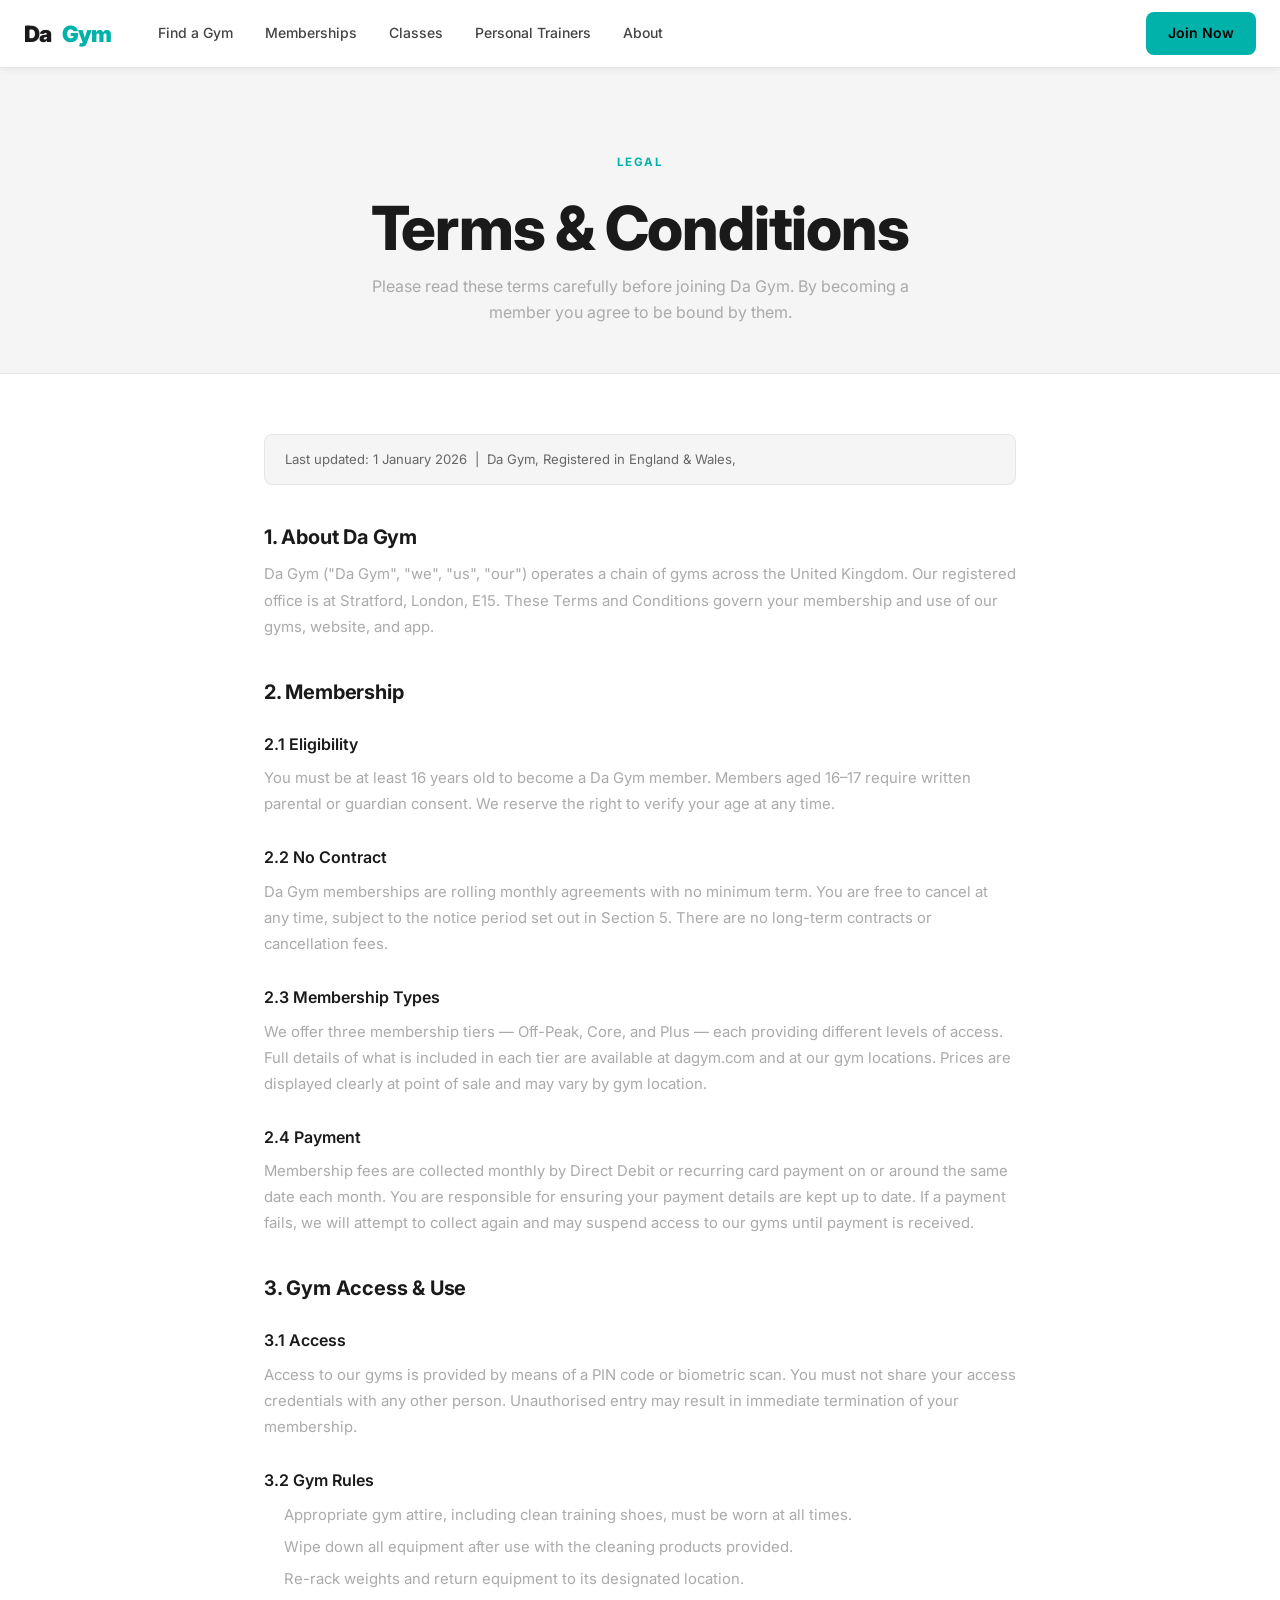
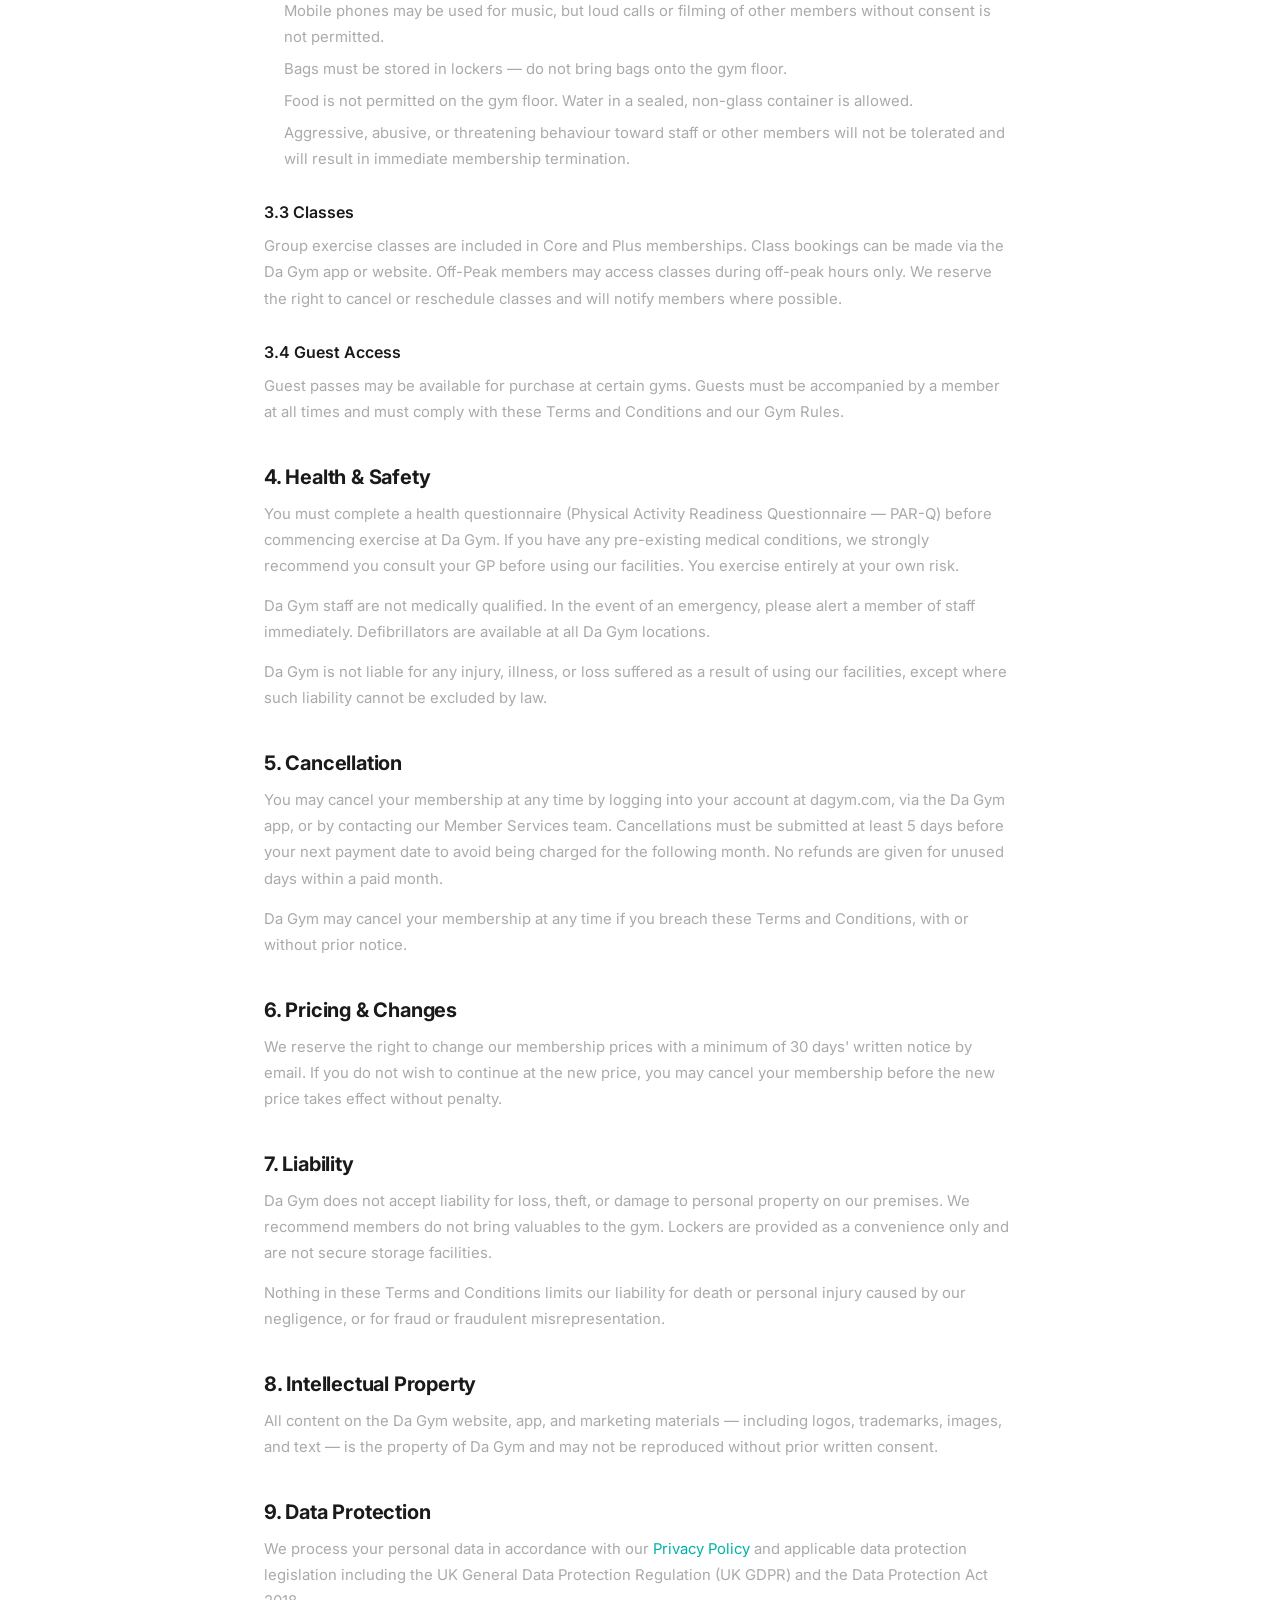
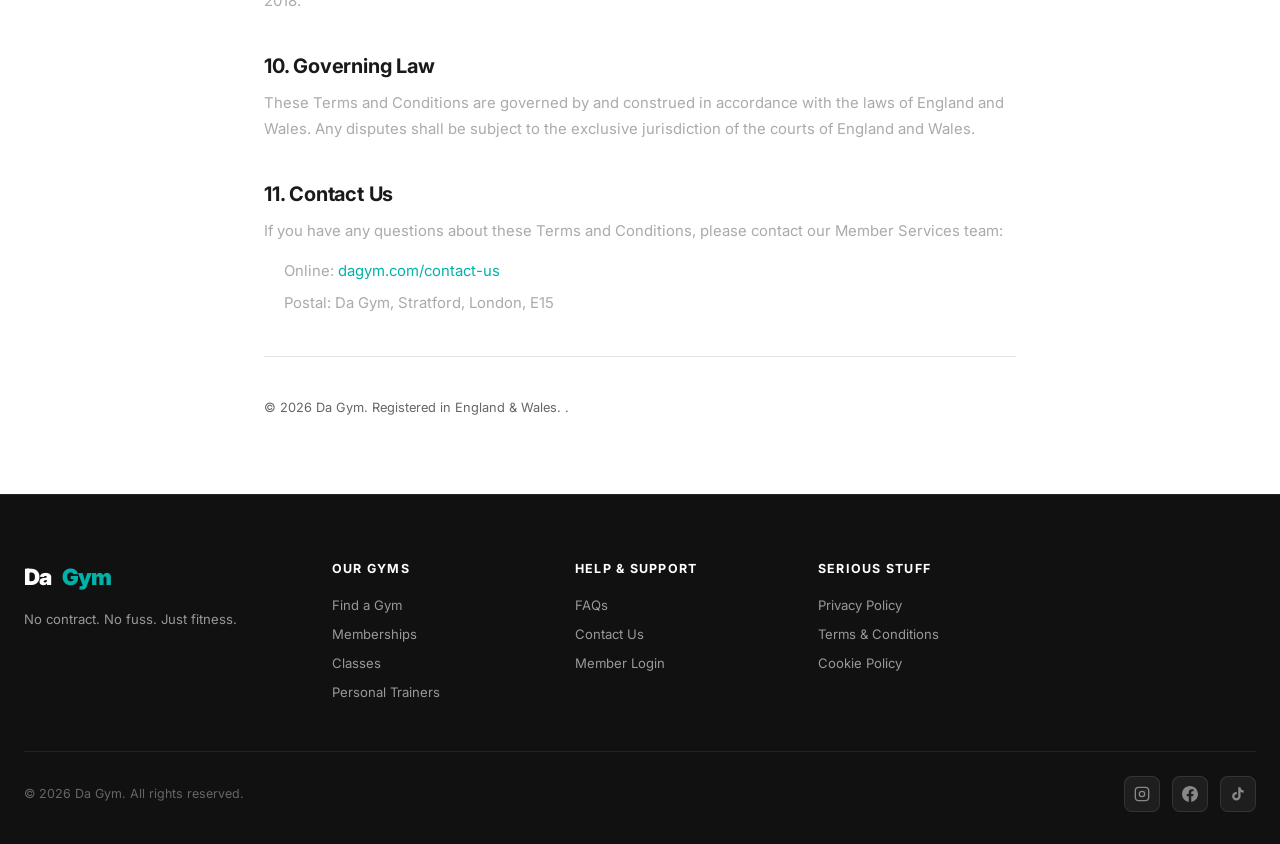
<file: terms.html>
<!DOCTYPE html>
<html lang="en">
<head>
  <meta charset="UTF-8" />
  <meta name="viewport" content="width=device-width, initial-scale=1.0" />
  <title>Terms &amp; Conditions — Da Gym</title>
  <link rel="preconnect" href="https://fonts.googleapis.com" />
  <link rel="preconnect" href="https://fonts.gstatic.com" crossorigin />
  <link href="https://fonts.googleapis.com/css2?family=Inter:wght@400;500;600;700;800;900&display=swap" rel="stylesheet" />
  <link rel="stylesheet" href="css/main.css" />
  <style>
    .legal-hero { background: var(--surface); border-bottom: 1px solid var(--border); padding: 80px 24px 48px; text-align: center; }
    .legal-body { max-width: 800px; margin: 0 auto; padding: 60px 24px; }
    .legal-body h2 { font-size: 1.25rem; margin: 40px 0 12px; color: var(--text); }
    .legal-body h3 { font-size: 1rem; margin: 28px 0 8px; color: var(--text); }
    .legal-body p { line-height: 1.75; color: var(--text-dim); margin-bottom: 14px; font-size: 0.93rem; }
    .legal-body ul { color: var(--text-dim); font-size: 0.93rem; line-height: 1.75; padding-left: 20px; margin-bottom: 14px; }
    .legal-body ul li { margin-bottom: 6px; }
    .legal-updated { background: var(--surface); border: 1px solid var(--border); border-radius: var(--radius-sm); padding: 14px 20px; margin-bottom: 40px; font-size: 0.82rem; color: var(--text-muted); }
    hr.legal-divider { border: none; border-top: 1px solid var(--border); margin: 40px 0; }
  </style>
</head>
<body>

  <nav class="navbar">
    <div class="nav-inner">
      <a href="index.html" class="nav-logo">Da <span>Gym</span></a>
      <div class="nav-links">
        <a href="find-a-gym.html" class="nav-link">Find a Gym</a>
        <a href="memberships.html" class="nav-link">Memberships</a>
        <a href="classes.html" class="nav-link">Classes</a>
        <a href="personal-trainers.html" class="nav-link">Personal Trainers</a>
        <a href="about.html" class="nav-link">About</a>
      </div>
      <div class="nav-actions">
        <a href="memberships.html" class="btn btn-primary">Join Now</a>
        <button class="mobile-menu-btn btn-ghost" id="mobileMenuBtn">
          <svg width="22" height="22" fill="none" stroke="currentColor" stroke-width="2" viewBox="0 0 24 24"><path d="M3 12h18M3 6h18M3 18h18"/></svg>
        </button>
      </div>
    </div>
  </nav>

  <div class="mobile-nav" id="mobileNav">
    <button id="mobileNavClose" style="position:absolute;top:20px;right:20px;color:var(--text);background:none;border:none;font-size:1.5rem;cursor:pointer;">✕</button>
    <a href="find-a-gym.html" class="nav-link">Find a Gym</a>
    <a href="memberships.html" class="nav-link">Memberships</a>
    <a href="classes.html" class="nav-link">Classes</a>
    <a href="personal-trainers.html" class="nav-link">Personal Trainers</a>
    <a href="about.html" class="nav-link">About</a>
    <div style="margin-top:24px;"><a href="memberships.html" class="btn btn-primary btn-lg" style="width:100%;justify-content:center;">Join Now</a></div>
  </div>

  <div class="legal-hero">
    <span class="section-eyebrow">Legal</span>
    <h1 style="margin:12px 0 12px;">Terms &amp; Conditions</h1>
    <p style="max-width:540px;margin:0 auto;color:var(--text-dim);">Please read these terms carefully before joining Da Gym. By becoming a member you agree to be bound by them.</p>
  </div>

  <div class="legal-body">
    <div class="legal-updated">Last updated: 1 January 2026 &nbsp;|&nbsp; Da Gym, Registered in England &amp; Wales, </div>

    <h2>1. About Da Gym</h2>
    <p>Da Gym ("Da Gym", "we", "us", "our") operates a chain of gyms across the United Kingdom. Our registered office is at Stratford, London, E15. These Terms and Conditions govern your membership and use of our gyms, website, and app.</p>

    <h2>2. Membership</h2>
    <h3>2.1 Eligibility</h3>
    <p>You must be at least 16 years old to become a Da Gym member. Members aged 16–17 require written parental or guardian consent. We reserve the right to verify your age at any time.</p>

    <h3>2.2 No Contract</h3>
    <p>Da Gym memberships are rolling monthly agreements with no minimum term. You are free to cancel at any time, subject to the notice period set out in Section 5. There are no long-term contracts or cancellation fees.</p>

    <h3>2.3 Membership Types</h3>
    <p>We offer three membership tiers — Off-Peak, Core, and Plus — each providing different levels of access. Full details of what is included in each tier are available at dagym.com and at our gym locations. Prices are displayed clearly at point of sale and may vary by gym location.</p>

    <h3>2.4 Payment</h3>
    <p>Membership fees are collected monthly by Direct Debit or recurring card payment on or around the same date each month. You are responsible for ensuring your payment details are kept up to date. If a payment fails, we will attempt to collect again and may suspend access to our gyms until payment is received.</p>

    <h2>3. Gym Access &amp; Use</h2>
    <h3>3.1 Access</h3>
    <p>Access to our gyms is provided by means of a PIN code or biometric scan. You must not share your access credentials with any other person. Unauthorised entry may result in immediate termination of your membership.</p>

    <h3>3.2 Gym Rules</h3>
    <ul>
      <li>Appropriate gym attire, including clean training shoes, must be worn at all times.</li>
      <li>Wipe down all equipment after use with the cleaning products provided.</li>
      <li>Re-rack weights and return equipment to its designated location.</li>
      <li>Mobile phones may be used for music, but loud calls or filming of other members without consent is not permitted.</li>
      <li>Bags must be stored in lockers — do not bring bags onto the gym floor.</li>
      <li>Food is not permitted on the gym floor. Water in a sealed, non-glass container is allowed.</li>
      <li>Aggressive, abusive, or threatening behaviour toward staff or other members will not be tolerated and will result in immediate membership termination.</li>
    </ul>

    <h3>3.3 Classes</h3>
    <p>Group exercise classes are included in Core and Plus memberships. Class bookings can be made via the Da Gym app or website. Off-Peak members may access classes during off-peak hours only. We reserve the right to cancel or reschedule classes and will notify members where possible.</p>

    <h3>3.4 Guest Access</h3>
    <p>Guest passes may be available for purchase at certain gyms. Guests must be accompanied by a member at all times and must comply with these Terms and Conditions and our Gym Rules.</p>

    <h2>4. Health &amp; Safety</h2>
    <p>You must complete a health questionnaire (Physical Activity Readiness Questionnaire — PAR-Q) before commencing exercise at Da Gym. If you have any pre-existing medical conditions, we strongly recommend you consult your GP before using our facilities. You exercise entirely at your own risk.</p>
    <p>Da Gym staff are not medically qualified. In the event of an emergency, please alert a member of staff immediately. Defibrillators are available at all Da Gym locations.</p>
    <p>Da Gym is not liable for any injury, illness, or loss suffered as a result of using our facilities, except where such liability cannot be excluded by law.</p>

    <h2>5. Cancellation</h2>
    <p>You may cancel your membership at any time by logging into your account at dagym.com, via the Da Gym app, or by contacting our Member Services team. Cancellations must be submitted at least 5 days before your next payment date to avoid being charged for the following month. No refunds are given for unused days within a paid month.</p>
    <p>Da Gym may cancel your membership at any time if you breach these Terms and Conditions, with or without prior notice.</p>

    <h2>6. Pricing &amp; Changes</h2>
    <p>We reserve the right to change our membership prices with a minimum of 30 days' written notice by email. If you do not wish to continue at the new price, you may cancel your membership before the new price takes effect without penalty.</p>

    <h2>7. Liability</h2>
    <p>Da Gym does not accept liability for loss, theft, or damage to personal property on our premises. We recommend members do not bring valuables to the gym. Lockers are provided as a convenience only and are not secure storage facilities.</p>
    <p>Nothing in these Terms and Conditions limits our liability for death or personal injury caused by our negligence, or for fraud or fraudulent misrepresentation.</p>

    <h2>8. Intellectual Property</h2>
    <p>All content on the Da Gym website, app, and marketing materials — including logos, trademarks, images, and text — is the property of Da Gym and may not be reproduced without prior written consent.</p>

    <h2>9. Data Protection</h2>
    <p>We process your personal data in accordance with our <a href="privacy.html" style="color:var(--primary);">Privacy Policy</a> and applicable data protection legislation including the UK General Data Protection Regulation (UK GDPR) and the Data Protection Act 2018.</p>

    <h2>10. Governing Law</h2>
    <p>These Terms and Conditions are governed by and construed in accordance with the laws of England and Wales. Any disputes shall be subject to the exclusive jurisdiction of the courts of England and Wales.</p>

    <h2>11. Contact Us</h2>
    <p>If you have any questions about these Terms and Conditions, please contact our Member Services team:</p>
    <ul>
      <li>Online: <a href="#" target="_blank" rel="noopener" style="color:var(--primary);">dagym.com/contact-us</a></li>
      <li>Postal: Da Gym, Stratford, London, E15</li>
    </ul>

    <hr class="legal-divider">
    <p style="font-size:0.8rem;color:var(--text-muted);">© 2026 Da Gym. Registered in England &amp; Wales. . </p>
  </div>

  <footer class="footer">
    <div class="footer-inner">
      <div class="footer-top">
        <div class="footer-brand">
          <a href="index.html" class="nav-logo" style="font-size:1.4rem;">Da <span>Gym</span></a>
          <p class="footer-tagline">No contract. No fuss. Just fitness.</p>
        </div>
        <div class="footer-col">
          <h5>Our Gyms</h5>
          <div class="footer-links">
            <a href="find-a-gym.html" class="footer-link">Find a Gym</a>
            <a href="memberships.html" class="footer-link">Memberships</a>
            <a href="classes.html" class="footer-link">Classes</a>
            <a href="personal-trainers.html" class="footer-link">Personal Trainers</a>
          </div>
        </div>
        <div class="footer-col">
          <h5>Help &amp; Support</h5>
          <div class="footer-links">
            <a href="#" target="_blank" rel="noopener" class="footer-link">FAQs</a>
            <a href="#" target="_blank" rel="noopener" class="footer-link">Contact Us</a>
            <a href="#" target="_blank" rel="noopener" class="footer-link">Member Login</a>
          </div>
        </div>
        <div class="footer-col">
          <h5>Serious Stuff</h5>
          <div class="footer-links">
            <a href="privacy.html" class="footer-link">Privacy Policy</a>
            <a href="terms.html" class="footer-link">Terms &amp; Conditions</a>
            <a href="privacy.html#cookies" class="footer-link">Cookie Policy</a>
          </div>
        </div>
      </div>
      <div class="footer-bottom">
        <span>© 2026 Da Gym. All rights reserved.</span>
        <div class="footer-socials">
          <a href="https://www.instagram.com/dagym/" target="_blank" rel="noopener" class="social-icon" aria-label="Instagram"><svg width="16" height="16" fill="none" stroke="currentColor" stroke-width="2" viewBox="0 0 24 24"><rect x="2" y="2" width="20" height="20" rx="5"/><circle cx="12" cy="12" r="4"/><circle cx="17.5" cy="6.5" r="0.5" fill="currentColor" stroke="none"/></svg></a>
          <a href="https://www.facebook.com/Da Gym/" target="_blank" rel="noopener" class="social-icon" aria-label="Facebook"><svg width="16" height="16" fill="currentColor" viewBox="0 0 24 24"><path d="M24 12.07C24 5.41 18.63 0 12 0S0 5.41 0 12.07C0 18.1 4.39 23.1 10.13 24v-8.44H7.08v-3.49h3.04V9.41c0-3.02 1.8-4.7 4.54-4.7 1.31 0 2.68.24 2.68.24v2.97h-1.51c-1.49 0-1.95.93-1.95 1.88v2.27h3.32l-.53 3.49h-2.79V24C19.61 23.1 24 18.1 24 12.07z"/></svg></a>
          <a href="https://www.tiktok.com/@dagym" target="_blank" rel="noopener" class="social-icon" aria-label="TikTok"><svg width="16" height="16" fill="currentColor" viewBox="0 0 24 24"><path d="M19.59 6.69a4.83 4.83 0 01-3.77-4.25V2h-3.45v13.67a2.89 2.89 0 01-2.88 2.5 2.89 2.89 0 01-2.89-2.89 2.89 2.89 0 012.89-2.89c.28 0 .54.04.79.1V9.01a6.3 6.3 0 00-.79-.05 6.34 6.34 0 00-6.34 6.34 6.34 6.34 0 006.34 6.34 6.34 6.34 0 006.33-6.34V8.69a8.18 8.18 0 004.78 1.52V6.76a4.85 4.85 0 01-1.01-.07z"/></svg></a>
        </div>
      </div>
    </div>
  </footer>

  <script src="js/main.js"></script>
</body>
</html>
</file>
<file: css/main.css>
/* =============================================
   PUREGYM REBUILD — MAIN STYLESHEET
   ============================================= */

:root {
  /* PureGym brand palette */
  --primary: #00B2A9;
  --primary-dark: #009990;
  --primary-light: #00C4BB;
  --primary-glow: rgba(0, 178, 169, 0.12);
  --banner-bg: #E84040;          /* coral-red announcement bar */
  --dark: #111111;               /* nav, hero, footer */
  --dark-surface: #1a1a1a;       /* dark card / alt dark */

  /* Light content areas (most of the page) */
  --bg: #ffffff;
  --surface: #f5f5f5;
  --card: #ffffff;
  --card-hover: #fafafa;
  --border: #e5e5e5;
  --border-accent: rgba(0,178,169,0.35);

  /* Typography — dark on light */
  --text: #1a1a1a;
  --text-muted: #666666;
  --text-dim: #aaaaaa;
  --white: #ffffff;

  --red: #E84040;
  --gold: #f5a623;
  --radius: 12px;
  --radius-lg: 20px;
  --radius-sm: 8px;
  --transition: 0.25s cubic-bezier(0.4, 0, 0.2, 1);
  --shadow: 0 4px 20px rgba(0,0,0,0.08);
  --shadow-md: 0 8px 32px rgba(0,0,0,0.12);
  --shadow-lg: 0 20px 60px rgba(0,0,0,0.18);
  --shadow-glow: 0 0 32px rgba(0,178,169,0.18);
  --font: 'Inter', -apple-system, BlinkMacSystemFont, 'Segoe UI', sans-serif;
  --nav-h: 68px;
  --banner-h: 44px;
}

*, *::before, *::after { box-sizing: border-box; margin: 0; padding: 0; }

html { scroll-behavior: smooth; overflow-x: hidden; }

body {
  font-family: var(--font);
  background: var(--bg);
  color: var(--text);
  line-height: 1.6;
  overflow-x: hidden;
  min-width: 0;
}

/* ---- DARK SECTION TEXT OVERRIDES ---- */
/* Hero */
.hero h1, .hero h2, .hero h3, .hero h4 { color: #ffffff; }
.hero p { color: #aaaaaa; }
.hero-subtitle { color: #aaaaaa !important; }
.hero-stat .num { color: #ffffff; }
.hero-stat .label { color: #aaaaaa; }
.hero-badge { color: var(--primary); }

/* Gym hero / detail header */
.gym-hero h1, .gym-hero h2, .gym-hero h3 { color: #ffffff; }
.gym-hero p, .gym-detail-title { color: #ffffff !important; }
.gym-detail-meta { color: #aaaaaa; }
.breadcrumb, .breadcrumb a { color: #aaaaaa; }
.breadcrumb span { color: #dddddd; }

/* Footer */
.footer h1, .footer h2, .footer h3, .footer h4, .footer h5 { color: #ffffff; }
.footer p { color: #999999; }

/* Promo section */
.promo-section h1, .promo-section h2, .promo-section h3, .promo-section h4 { color: #ffffff; }
.promo-section p { color: #aaaaaa; }
.promo-title { color: #ffffff !important; }
.promo-text { color: #aaaaaa !important; }
.promo-badge { color: var(--primary) !important; }

/* Features section (dark background) */
.features-section h1, .features-section h2,
.features-section h3, .features-section h4 { color: #ffffff; }
.features-section p { color: #999999; }

/* About hero */
.about-hero h1, .about-hero h2, .about-hero h3 { color: #ffffff; }
.about-hero p { color: #aaaaaa; }

/* PT hero */
.pt-hero h1, .pt-hero h2, .pt-hero h3 { color: #ffffff; }
.pt-hero p { color: #aaaaaa; }

img { max-width: 100%; display: block; }

/* Images inside card containers fill their slot */
.gym-card-img img,
.class-card-img img,
.pt-card-img img {
  width: 100%;
  height: 100%;
  object-fit: cover;
  position: absolute;
  inset: 0;
}
.gym-card-img,
.pt-card-img { position: relative; overflow: hidden; }
a { text-decoration: none; color: inherit; }
button { cursor: pointer; border: none; background: none; font-family: inherit; }
ul { list-style: none; }

/* ---- TYPOGRAPHY ---- */
h1 { font-size: clamp(2.2rem, 5vw, 3.8rem); font-weight: 800; line-height: 1.1; letter-spacing: -0.02em; color: #1a1a1a; }
h2 { font-size: clamp(1.6rem, 3.5vw, 2.6rem); font-weight: 700; line-height: 1.2; letter-spacing: -0.01em; color: #1a1a1a; }
h3 { font-size: clamp(1.1rem, 2vw, 1.5rem); font-weight: 600; color: #1a1a1a; }
h4 { font-size: 1rem; font-weight: 600; color: #1a1a1a; }
p { color: #666666; }

/* ---- ANNOUNCEMENT BANNER ---- */
.announcement-banner {
  background: var(--banner-bg);
  color: #fff;
  text-align: center;
  padding: 10px 20px;
  font-size: 0.78rem;
  font-weight: 600;
  letter-spacing: 0.02em;
  position: relative;
  z-index: 1001;
}
.announcement-banner a { color: #fff; font-weight: 700; text-decoration: underline; }
.announcement-banner strong { font-weight: 800; }

/* ---- NAVIGATION ---- */
.navbar {
  position: sticky;
  top: 0;
  z-index: 1000;
  background: #ffffff;
  border-bottom: 1px solid #e5e5e5;
  height: var(--nav-h);
  display: flex;
  align-items: center;
  box-shadow: 0 2px 8px rgba(0,0,0,0.06);
}

.nav-inner {
  width: 100%;
  max-width: 1400px;
  margin: 0 auto;
  padding: 0 24px;
  display: flex;
  align-items: center;
  gap: 32px;
}

.nav-logo {
  display: flex;
  align-items: center;
  gap: 10px;
  font-size: 1.4rem;
  font-weight: 900;
  color: #1a1a1a;
  flex-shrink: 0;
  letter-spacing: -0.03em;
}
.nav-logo span { color: var(--primary); }

.nav-links {
  display: flex;
  align-items: center;
  gap: 4px;
  flex: 1;
}

.nav-link {
  padding: 8px 14px;
  border-radius: var(--radius-sm);
  font-size: 0.875rem;
  font-weight: 500;
  color: #444444;
  transition: color var(--transition), background var(--transition);
  white-space: nowrap;
}
.nav-link:hover {
  color: #1a1a1a;
  background: #f5f5f5;
}
.nav-link.active { color: var(--primary); font-weight: 600; }

.nav-actions {
  display: flex;
  align-items: center;
  gap: 12px;
  margin-left: auto;
}

.nav-location {
  display: flex;
  align-items: center;
  gap: 8px;
  padding: 8px 14px;
  border-radius: var(--radius-sm);
  border: 1px solid #e5e5e5;
  background: #f5f5f5;
  font-size: 0.8rem;
  color: #444;
  cursor: pointer;
  transition: border-color var(--transition);
}
.nav-location:hover { border-color: var(--primary); color: #1a1a1a; }
.nav-location svg { color: var(--primary); }

.btn {
  display: inline-flex;
  align-items: center;
  justify-content: center;
  gap: 8px;
  padding: 10px 22px;
  border-radius: var(--radius-sm);
  font-size: 0.875rem;
  font-weight: 600;
  transition: all var(--transition);
  white-space: nowrap;
}
.btn-primary {
  background: var(--primary);
  color: #000;
}
.btn-primary:hover {
  background: var(--primary-dark);
  transform: translateY(-1px);
  box-shadow: 0 8px 24px rgba(0,212,170,0.35);
}
.btn-outline {
  border: 1.5px solid #d0d0d0;
  color: #1a1a1a;
  background: transparent;
}
.btn-outline:hover {
  border-color: var(--primary);
  color: var(--primary);
  background: var(--primary-glow);
}
/* dark-context outline (inside hero, footer, dark sections) */
.hero .btn-outline,
.gym-hero .btn-outline,
.promo-section .btn-outline,
.pt-hero .btn-outline,
.about-hero .btn-outline,
.features-section .btn-outline {
  border-color: rgba(255,255,255,0.3);
  color: #ffffff;
}
.hero .btn-outline:hover,
.gym-hero .btn-outline:hover,
.promo-section .btn-outline:hover,
.pt-hero .btn-outline:hover,
.about-hero .btn-outline:hover,
.features-section .btn-outline:hover {
  border-color: var(--primary);
  color: var(--primary);
  background: var(--primary-glow);
}
.btn-ghost {
  color: #555;
  padding: 8px 12px;
}
.btn-ghost:hover { color: #1a1a1a; }
.btn-lg { padding: 14px 32px; font-size: 1rem; border-radius: var(--radius); }
.btn-sm { padding: 8px 16px; font-size: 0.8rem; }

.mobile-menu-btn {
  display: none;
  padding: 8px;
  color: var(--text);
}

/* ---- HERO (HOME) ---- */
.hero {
  position: relative;
  min-height: calc(100vh - var(--nav-h));
  display: flex;
  align-items: center;
  overflow: hidden;
  background: #111111;
}

.hero-bg {
  position: absolute;
  inset: 0;
  background:
    radial-gradient(ellipse 80% 60% at 60% 40%, rgba(0,178,169,0.1) 0%, transparent 60%),
    radial-gradient(ellipse 50% 50% at 10% 80%, rgba(0,178,169,0.05) 0%, transparent 50%);
}

.hero-grid {
  position: absolute;
  inset: 0;
  background-image:
    linear-gradient(rgba(255,255,255,0.02) 1px, transparent 1px),
    linear-gradient(90deg, rgba(255,255,255,0.02) 1px, transparent 1px);
  background-size: 60px 60px;
  mask-image: radial-gradient(ellipse 80% 70% at 50% 50%, black, transparent);
}

.hero-content {
  position: relative;
  z-index: 1;
  max-width: 1400px;
  margin: 0 auto;
  padding: 80px 24px;
  display: grid;
  grid-template-columns: 1fr 1fr;
  gap: 80px;
  align-items: center;
  width: 100%;
}

.hero-badge {
  display: inline-flex;
  align-items: center;
  gap: 8px;
  background: var(--primary-glow);
  border: 1px solid var(--border-accent);
  color: var(--primary);
  padding: 6px 14px;
  border-radius: 100px;
  font-size: 0.75rem;
  font-weight: 600;
  letter-spacing: 0.05em;
  text-transform: uppercase;
  margin-bottom: 24px;
}
.hero-badge-dot {
  width: 6px; height: 6px;
  border-radius: 50%;
  background: var(--primary);
  animation: pulse-dot 2s ease-in-out infinite;
}
@keyframes pulse-dot {
  0%, 100% { opacity: 1; transform: scale(1); }
  50% { opacity: 0.5; transform: scale(0.7); }
}

.hero-title {
  margin-bottom: 20px;
}
.hero-title .accent { color: var(--primary); }

.hero-subtitle {
  font-size: 1.1rem;
  color: var(--text-muted);
  max-width: 480px;
  margin-bottom: 40px;
  line-height: 1.7;
}

.hero-search {
  display: flex;
  gap: 0;
  background: #1e1e1e;
  border: 1.5px solid rgba(255,255,255,0.12);
  border-radius: var(--radius);
  overflow: hidden;
  transition: border-color var(--transition);
  margin-bottom: 32px;
}
.hero-search:focus-within { border-color: var(--primary); box-shadow: 0 0 0 3px var(--primary-glow); }
.hero-search input {
  flex: 1;
  background: transparent;
  border: none;
  outline: none;
  padding: 16px 20px;
  color: #f0f0f0;
  font-size: 0.9rem;
  font-family: inherit;
}
.hero-search input::placeholder { color: #666; }
.hero-search button {
  background: var(--primary);
  color: #000;
  padding: 0 24px;
  font-weight: 700;
  font-size: 0.875rem;
  transition: background var(--transition);
}
.hero-search button:hover { background: var(--primary-dark); }

.hero-stats {
  display: flex;
  gap: 40px;
}
.hero-stat .num {
  font-size: 1.8rem;
  font-weight: 800;
  color: #ffffff;
  letter-spacing: -0.02em;
  line-height: 1;
}
.hero-stat .label {
  font-size: 0.75rem;
  color: #aaaaaa;
  margin-top: 4px;
}

.hero-visual {
  position: relative;
}

.hero-gym-card {
  background: #ffffff;
  border: 1px solid #e5e5e5;
  border-radius: var(--radius-lg);
  overflow: hidden;
  box-shadow: var(--shadow-lg);
}
/* card is white so text inside must be dark */
.hero-gym-card h1, .hero-gym-card h2,
.hero-gym-card h3, .hero-gym-card h4 { color: #1a1a1a; }
.hero-gym-card p { color: #666; }

.hero-gym-img {
  width: 100%;
  height: 280px;
  background: linear-gradient(135deg, #1a1a2e 0%, #16213e 40%, #0f3460 100%);
  position: relative;
  overflow: hidden;
  display: flex;
  align-items: center;
  justify-content: center;
}

.gym-img-placeholder {
  width: 100%;
  height: 100%;
  background: linear-gradient(135deg, #0d1117 0%, #161b22 50%, #1a2332 100%);
  display: flex;
  flex-direction: column;
  align-items: center;
  justify-content: center;
  gap: 12px;
  color: var(--text-dim);
  font-size: 0.8rem;
}

.gym-img-placeholder svg {
  width: 48px; height: 48px;
  color: var(--text-dim);
  opacity: 0.5;
}

.hero-gym-meta {
  padding: 20px;
}

.hero-gym-name { font-size: 1.1rem; font-weight: 700; color: #1a1a1a; margin-bottom: 6px; }
.hero-gym-details {
  display: flex;
  align-items: center;
  gap: 16px;
  font-size: 0.8rem;
  color: #666;
  margin-bottom: 16px;
}
.hero-gym-open { color: var(--primary); font-weight: 600; }

.hero-plan-pills {
  display: flex;
  gap: 8px;
}
.plan-pill {
  background: #f5f5f5;
  border: 1px solid #e5e5e5;
  border-radius: var(--radius-sm);
  padding: 6px 12px;
  font-size: 0.75rem;
  font-weight: 600;
  color: #666;
}
.plan-pill.featured { border-color: var(--border-accent); color: var(--primary); background: rgba(0,178,169,0.1); }

/* floating cards */
.floating-card {
  position: absolute;
  background: #1e1e1e;
  border: 1px solid rgba(255,255,255,0.1);
  border-radius: var(--radius);
  padding: 12px 16px;
  box-shadow: var(--shadow-md);
  font-size: 0.8rem;
}
.floating-card.top-right {
  top: -20px; right: -20px;
  display: flex;
  align-items: center;
  gap: 10px;
  color: #aaaaaa;
}
.floating-card.top-right strong { color: #ffffff; display: block; font-size: 1rem; }
.floating-icon { width: 36px; height: 36px; border-radius: 50%; background: var(--primary-glow); display: flex; align-items: center; justify-content: center; color: var(--primary); flex-shrink: 0; }

.floating-card.bottom-left {
  bottom: -20px; left: -20px;
  display: flex;
  align-items: center;
  gap: 8px;
  color: var(--primary);
  font-weight: 600;
  background: #1e1e1e;
  border: 1px solid rgba(255,255,255,0.1);
}

/* ---- SECTIONS ---- */
.section {
  padding: 100px 24px;
  max-width: 1400px;
  margin: 0 auto;
}

.section-sm { padding: 60px 24px; }

.section-header {
  text-align: center;
  margin-bottom: 60px;
}
.section-header p {
  font-size: 1.05rem;
  margin-top: 12px;
  max-width: 560px;
  margin-left: auto;
  margin-right: auto;
}

.section-eyebrow {
  display: inline-block;
  font-size: 0.72rem;
  font-weight: 700;
  letter-spacing: 0.12em;
  text-transform: uppercase;
  color: var(--primary);
  margin-bottom: 12px;
}

/* ---- GYMS GRID ---- */
.gyms-grid {
  display: grid;
  grid-template-columns: repeat(auto-fill, minmax(320px, 1fr));
  gap: 24px;
}

.gym-card {
  background: #ffffff;
  border: 1px solid #e5e5e5;
  border-radius: var(--radius-lg);
  overflow: hidden;
  transition: all var(--transition);
  cursor: pointer;
}
.gym-card:hover {
  border-color: var(--primary);
  transform: translateY(-4px);
  box-shadow: 0 12px 40px rgba(0,178,169,0.12);
}

.gym-card-img {
  height: 200px;
  background: linear-gradient(135deg, #111827, #1e2a3a);
  position: relative;
  overflow: hidden;
  display: flex;
  align-items: center;
  justify-content: center;
  color: rgba(255,255,255,0.25);
}

.gym-card-badge {
  position: absolute;
  top: 12px; right: 12px;
  background: var(--primary);
  color: #000;
  font-size: 0.7rem;
  font-weight: 700;
  padding: 4px 10px;
  border-radius: 100px;
}
.gym-card-badge.new { background: var(--gold); }
.gym-card-badge.open { background: #00b894; }

.gym-card-body { padding: 20px; }
.gym-card-name { font-size: 1.05rem; font-weight: 700; color: #1a1a1a; margin-bottom: 6px; }
.gym-card-location {
  display: flex;
  align-items: center;
  gap: 6px;
  font-size: 0.8rem;
  color: var(--text-muted);
  margin-bottom: 14px;
}

.gym-card-tags {
  display: flex;
  gap: 6px;
  flex-wrap: wrap;
  margin-bottom: 16px;
}
.tag {
  background: #f5f5f5;
  border: 1px solid #e5e5e5;
  border-radius: 100px;
  padding: 3px 10px;
  font-size: 0.7rem;
  color: #666;
}

.gym-card-footer {
  display: flex;
  align-items: center;
  justify-content: space-between;
  padding-top: 14px;
  border-top: 1px solid #e5e5e5;
}
.gym-card-price { font-size: 1.1rem; font-weight: 800; color: #1a1a1a; }
.gym-card-price span { font-size: 0.75rem; font-weight: 400; color: #666; }

/* ---- FEATURES GRID ---- */
.features-section {
  background: #111111;
  border-top: 1px solid rgba(255,255,255,0.08);
  border-bottom: 1px solid rgba(255,255,255,0.08);
}

.features-section .section { color: #f0f0f0; }

.features-grid {
  display: grid;
  grid-template-columns: repeat(auto-fill, minmax(240px, 1fr));
  gap: 1px;
  background: rgba(255,255,255,0.08);
  border: 1px solid rgba(255,255,255,0.08);
  border-radius: var(--radius-lg);
  overflow: hidden;
}

.feature-item {
  background: #1a1a1a;
  padding: 36px 28px;
  transition: background var(--transition);
}
.feature-item:hover { background: #222222; }

.feature-icon {
  width: 48px; height: 48px;
  border-radius: var(--radius-sm);
  background: var(--primary-glow);
  border: 1px solid var(--border-accent);
  display: flex;
  align-items: center;
  justify-content: center;
  color: var(--primary);
  margin-bottom: 16px;
}

.feature-item h4 { color: #ffffff; margin-bottom: 6px; font-size: 0.95rem; }
.feature-item p { font-size: 0.82rem; line-height: 1.6; color: #999999; }

/* ---- MEMBERSHIP CARDS ---- */
.membership-grid {
  display: grid;
  grid-template-columns: repeat(3, 1fr);
  gap: 20px;
  align-items: start;
}

.membership-card {
  background: #ffffff;
  border: 1.5px solid #e5e5e5;
  border-radius: var(--radius-lg);
  overflow: hidden;
  transition: all var(--transition);
  position: relative;
}
.membership-card:hover { border-color: var(--primary); transform: translateY(-4px); box-shadow: 0 12px 40px rgba(0,178,169,0.1); }
.membership-card.featured {
  border-color: var(--primary);
  box-shadow: 0 0 0 1px var(--primary), 0 12px 40px rgba(0,178,169,0.15);
}

.membership-popular {
  background: var(--primary);
  color: #000;
  text-align: center;
  font-size: 0.72rem;
  font-weight: 700;
  letter-spacing: 0.08em;
  text-transform: uppercase;
  padding: 8px;
}

.membership-card-body { padding: 28px; }
.membership-name { font-size: 1.3rem; font-weight: 700; color: #1a1a1a; margin-bottom: 4px; }
.membership-desc { font-size: 0.82rem; margin-bottom: 20px; color: #666; }

.membership-price {
  margin-bottom: 24px;
  padding-bottom: 24px;
  border-bottom: 1px solid #e5e5e5;
}
.membership-price .amount {
  font-size: 2.4rem;
  font-weight: 800;
  color: #1a1a1a;
  line-height: 1;
  letter-spacing: -0.02em;
}
.membership-price .per { color: #666; font-size: 0.82rem; display: block; margin-top: 4px; }
.membership-price .original {
  text-decoration: line-through;
  color: #aaa;
  font-size: 0.85rem;
}

.membership-features { margin-bottom: 24px; }
.membership-feature {
  display: flex;
  align-items: flex-start;
  gap: 10px;
  padding: 7px 0;
  font-size: 0.82rem;
  color: #555;
  border-bottom: 1px solid #f5f5f5;
}
.membership-feature:last-child { border-bottom: none; }
.membership-feature .check { color: var(--primary); flex-shrink: 0; margin-top: 1px; }
.membership-feature .x-icon { color: #ccc; flex-shrink: 0; margin-top: 1px; }

/* ---- GYM DETAIL PAGE ---- */
.gym-hero {
  position: relative;
  height: 480px;
  background: linear-gradient(135deg, #0d1117 0%, #1a2332 100%);
  overflow: hidden;
  display: flex;
  align-items: flex-end;
}

.gym-hero-overlay {
  position: absolute;
  inset: 0;
  background: linear-gradient(to bottom, rgba(8,8,8,0) 0%, rgba(8,8,8,0.8) 70%, var(--bg) 100%);
}

.gym-hero-content {
  position: relative;
  z-index: 1;
  max-width: 1400px;
  margin: 0 auto;
  padding: 0 24px 48px;
  width: 100%;
}

.breadcrumb {
  display: flex;
  align-items: center;
  gap: 8px;
  font-size: 0.78rem;
  color: var(--text-muted);
  margin-bottom: 20px;
}
.breadcrumb a { color: var(--text-muted); transition: color var(--transition); }
.breadcrumb a:hover { color: var(--primary); }
.breadcrumb-sep { color: var(--text-dim); }
.breadcrumb span { color: var(--text); }

.gym-detail-header {
  display: flex;
  align-items: flex-end;
  justify-content: space-between;
  gap: 24px;
}

.gym-detail-title { color: var(--white); margin-bottom: 8px; }
.gym-detail-meta {
  display: flex;
  align-items: center;
  flex-wrap: wrap;
  gap: 16px;
  font-size: 0.82rem;
  color: var(--text-muted);
}
.gym-detail-meta .open { color: var(--primary); font-weight: 600; }

.gym-detail-tabs {
  background: #ffffff;
  border-bottom: 1px solid #e5e5e5;
  position: sticky;
  top: var(--nav-h);
  z-index: 100;
  box-shadow: 0 2px 8px rgba(0,0,0,0.04);
}

.gym-tabs-inner {
  max-width: 1400px;
  margin: 0 auto;
  padding: 0 24px;
  display: flex;
  gap: 0;
}

.gym-tab {
  padding: 18px 20px;
  font-size: 0.85rem;
  font-weight: 600;
  color: #666;
  border-bottom: 2px solid transparent;
  transition: all var(--transition);
  white-space: nowrap;
}
.gym-tab:hover { color: #1a1a1a; }
.gym-tab.active { color: var(--primary); border-bottom-color: var(--primary); }

.gym-detail-layout {
  max-width: 1400px;
  margin: 0 auto;
  padding: 60px 24px;
  display: grid;
  grid-template-columns: 1fr 340px;
  gap: 60px;
  align-items: start;
}

.gym-sidebar {
  position: sticky;
  top: calc(var(--nav-h) + 60px);
  display: flex;
  flex-direction: column;
  gap: 20px;
}

.sidebar-card {
  background: #ffffff;
  border: 1px solid #e5e5e5;
  border-radius: var(--radius-lg);
  padding: 24px;
  box-shadow: var(--shadow);
}

.sidebar-card h4 { color: #1a1a1a; margin-bottom: 16px; font-size: 1rem; }

.hours-list { display: flex; flex-direction: column; gap: 8px; }
.hours-item {
  display: flex;
  justify-content: space-between;
  font-size: 0.82rem;
  color: #666;
  padding: 6px 0;
  border-bottom: 1px solid #f0f0f0;
}
.hours-item:last-child { border-bottom: none; }
.hours-item .day { font-weight: 500; }
.hours-item .time { color: #1a1a1a; }
.hours-item .today { color: var(--primary); font-weight: 600; }

.gym-features-list {
  display: flex;
  flex-direction: column;
  gap: 10px;
}
.gym-feature-item {
  display: flex;
  align-items: center;
  gap: 10px;
  font-size: 0.82rem;
  color: #555;
}
.gym-feature-item svg { color: var(--primary); flex-shrink: 0; }

/* Gallery */
.gallery-grid {
  display: grid;
  grid-template-columns: 2fr 1fr 1fr;
  grid-template-rows: 220px 220px;
  gap: 8px;
  border-radius: var(--radius-lg);
  overflow: hidden;
  margin-bottom: 48px;
}

.gallery-item {
  background: linear-gradient(135deg, #0d1117, #1a2332);
  position: relative;
  overflow: hidden;
  display: flex;
  align-items: center;
  justify-content: center;
  color: var(--text-dim);
}
.gallery-item:first-child { grid-row: 1 / 3; }

.gallery-item img { width: 100%; height: 100%; object-fit: cover; }

.gallery-more {
  position: absolute;
  inset: 0;
  background: rgba(0,0,0,0.6);
  display: flex;
  flex-direction: column;
  align-items: center;
  justify-content: center;
  gap: 4px;
  font-weight: 700;
  font-size: 1.2rem;
  color: var(--white);
  cursor: pointer;
}
.gallery-more span { font-size: 0.75rem; font-weight: 400; color: rgba(255,255,255,0.7); }

/* Plan cards on gym detail */
.plan-cards {
  display: grid;
  grid-template-columns: repeat(3, 1fr);
  gap: 16px;
  margin-bottom: 48px;
}

.plan-card {
  background: #ffffff;
  border: 1.5px solid #e5e5e5;
  border-radius: var(--radius-lg);
  padding: 24px;
  transition: all var(--transition);
  position: relative;
  cursor: pointer;
  box-shadow: var(--shadow);
}
.plan-card:hover { border-color: var(--primary); }
.plan-card.featured { border-color: var(--primary); box-shadow: 0 8px 32px rgba(0,178,169,0.12); }
.plan-card-top {
  position: absolute;
  top: -1px; left: -1px; right: -1px;
  background: var(--primary);
  color: #000;
  text-align: center;
  font-size: 0.68rem;
  font-weight: 700;
  letter-spacing: 0.08em;
  text-transform: uppercase;
  padding: 5px;
  border-radius: var(--radius-lg) var(--radius-lg) 0 0;
}

.plan-card h4 { color: #1a1a1a; font-size: 1.1rem; margin-bottom: 4px; }
.plan-card .plan-tagline { font-size: 0.78rem; margin-bottom: 16px; color: #666; }
.plan-price { font-size: 2rem; font-weight: 800; color: #1a1a1a; line-height: 1; letter-spacing: -0.02em; }
.plan-price .plan-per { font-size: 0.75rem; font-weight: 400; color: #888; }
.plan-price .plan-orig { font-size: 0.85rem; text-decoration: line-through; color: #aaa; }
.plan-fee { font-size: 0.72rem; color: #888; margin-top: 4px; margin-bottom: 16px; }
.plan-features { display: flex; flex-direction: column; gap: 6px; margin-bottom: 20px; }
.plan-feat { display: flex; align-items: flex-start; gap: 8px; font-size: 0.78rem; color: #666; }
.plan-feat .check { color: var(--primary); flex-shrink: 0; }

/* About content */
.about-content p { color: #555; line-height: 1.8; margin-bottom: 16px; font-size: 0.9rem; }
.about-content h3 { color: #1a1a1a; margin-bottom: 12px; margin-top: 32px; font-size: 1.1rem; }

/* Team */
.team-grid {
  display: grid;
  grid-template-columns: repeat(auto-fill, minmax(180px, 1fr));
  gap: 20px;
  margin-top: 40px;
}

.team-card {
  background: #ffffff;
  border: 1px solid #e5e5e5;
  border-radius: var(--radius-lg);
  overflow: hidden;
  text-align: center;
  transition: all var(--transition);
}
.team-card:hover { border-color: var(--primary); transform: translateY(-3px); box-shadow: 0 8px 24px rgba(0,178,169,0.1); }

.team-avatar {
  width: 100%;
  aspect-ratio: 1;
  background: linear-gradient(135deg, #f0faf9, #e6f7f6);
  display: flex;
  align-items: center;
  justify-content: center;
  color: #c0e0de;
}

.team-card-body { padding: 16px; }
.team-card-name { font-size: 0.9rem; font-weight: 600; color: #1a1a1a; margin-bottom: 4px; }
.team-card-role { font-size: 0.75rem; color: var(--primary); }

/* Map placeholder */
.map-placeholder {
  width: 100%;
  height: 300px;
  background: linear-gradient(135deg, #0d1117, #1a2332);
  border-radius: var(--radius-lg);
  border: 1px solid var(--border);
  display: flex;
  flex-direction: column;
  align-items: center;
  justify-content: center;
  gap: 12px;
  color: var(--text-dim);
}

/* ---- CLASSES PAGE ---- */
.classes-filter {
  display: flex;
  gap: 8px;
  flex-wrap: wrap;
  margin-bottom: 40px;
}

.filter-btn {
  padding: 8px 18px;
  border-radius: 100px;
  font-size: 0.8rem;
  font-weight: 600;
  border: 1.5px solid var(--border);
  color: var(--text-muted);
  background: var(--card);
  transition: all var(--transition);
}
.filter-btn:hover, .filter-btn.active {
  border-color: var(--primary);
  color: var(--primary);
  background: var(--primary-glow);
}

.classes-grid {
  display: grid;
  grid-template-columns: repeat(auto-fill, minmax(300px, 1fr));
  gap: 24px;
}

.class-card {
  background: #ffffff;
  border: 1px solid #e5e5e5;
  border-radius: var(--radius-lg);
  overflow: hidden;
  transition: all var(--transition);
}
.class-card:hover {
  border-color: var(--primary);
  transform: translateY(-4px);
  box-shadow: 0 12px 40px rgba(0,178,169,0.1);
}

.class-card-img {
  height: 180px;
  position: relative;
  overflow: hidden;
  display: flex;
  align-items: center;
  justify-content: center;
}

.class-card-category {
  position: absolute;
  top: 12px; left: 12px;
  background: rgba(0,0,0,0.7);
  color: var(--primary);
  font-size: 0.7rem;
  font-weight: 700;
  letter-spacing: 0.05em;
  text-transform: uppercase;
  padding: 4px 10px;
  border-radius: 100px;
  border: 1px solid var(--border-accent);
}

.class-card-body { padding: 20px; }
.class-card-name { font-size: 1rem; font-weight: 700; color: #1a1a1a; margin-bottom: 6px; }
.class-card-desc { font-size: 0.8rem; line-height: 1.6; margin-bottom: 14px; color: #666; }

.class-card-meta {
  display: flex;
  gap: 16px;
  font-size: 0.75rem;
  color: var(--text-muted);
}
.class-meta-item { display: flex; align-items: center; gap: 5px; }

/* ---- PT PAGE ---- */
.pt-hero {
  background: #111111;
  border-bottom: 1px solid rgba(255,255,255,0.08);
  padding: 80px 24px;
  text-align: center;
  color: #f0f0f0;
  position: relative;
}
.pt-hero::before {
  content: '';
  position: absolute;
  inset: 0;
  background: linear-gradient(to bottom, rgba(0,0,0,0.6) 0%, rgba(0,0,0,0.45) 50%, rgba(0,0,0,0.65) 100%);
  pointer-events: none;
}
.pt-hero > div { position: relative; z-index: 1; }
.pt-hero h1, .pt-hero p { color: #f0f0f0; }

.pt-grid {
  display: grid;
  grid-template-columns: repeat(auto-fill, minmax(260px, 1fr));
  gap: 24px;
}

.pt-card {
  background: #ffffff;
  border: 1px solid #e5e5e5;
  border-radius: var(--radius-lg);
  overflow: hidden;
  transition: all var(--transition);
}
.pt-card:hover { border-color: var(--primary); transform: translateY(-4px); box-shadow: 0 12px 40px rgba(0,178,169,0.12); }

.pt-card-img {
  height: 260px;
  background: linear-gradient(160deg, #1a2332, #0d1117);
  position: relative;
  display: flex;
  align-items: center;
  justify-content: center;
  color: var(--text-dim);
}

.pt-card-specialty {
  position: absolute;
  bottom: 12px; left: 12px;
  background: var(--primary);
  color: #000;
  font-size: 0.7rem;
  font-weight: 700;
  padding: 4px 10px;
  border-radius: 100px;
}

.pt-card-body { padding: 20px; }
.pt-card-name { font-size: 1rem; font-weight: 700; color: #1a1a1a; margin-bottom: 4px; }
.pt-card-bio { font-size: 0.8rem; line-height: 1.6; margin-bottom: 16px; color: #666; }

.pt-card-stats {
  display: flex;
  gap: 20px;
  padding: 12px 0;
  border-top: 1px solid #f0f0f0;
  font-size: 0.75rem;
  color: #888;
}

.pt-stat strong { display: block; color: #1a1a1a; font-size: 0.95rem; }

/* ---- PROMO BANNER ---- */
.promo-section {
  background: #111111;
  border-top: 1px solid rgba(255,255,255,0.08);
  border-bottom: 1px solid rgba(255,255,255,0.08);
  padding: 60px 24px;
  color: #f0f0f0;
}

.promo-inner {
  max-width: 1400px;
  margin: 0 auto;
  display: grid;
  grid-template-columns: 1fr 1fr;
  gap: 48px;
  align-items: center;
}

.promo-badge {
  display: inline-flex;
  align-items: center;
  gap: 8px;
  background: linear-gradient(135deg, rgba(0,212,170,0.2), rgba(0,212,170,0.05));
  border: 1px solid var(--border-accent);
  color: var(--primary);
  padding: 6px 14px;
  border-radius: 100px;
  font-size: 0.72rem;
  font-weight: 700;
  letter-spacing: 0.08em;
  text-transform: uppercase;
  margin-bottom: 20px;
}

.promo-title { color: var(--white); margin-bottom: 16px; }
.promo-title .accent { color: var(--primary); }
.promo-text { margin-bottom: 28px; font-size: 0.95rem; }

.promo-visual {
  border-radius: var(--radius-lg);
  overflow: hidden;
  height: 340px;
  background: linear-gradient(135deg, #1a2332, #0d1117);
  position: relative;
  display: flex;
  align-items: center;
  justify-content: center;
  color: var(--text-dim);
  border: 1px solid var(--border);
}

/* ---- FOOTER ---- */
.footer {
  background: #111111;
  border-top: 1px solid rgba(255,255,255,0.08);
  padding: 64px 24px 32px;
}

.footer-inner {
  max-width: 1400px;
  margin: 0 auto;
}

.footer-top {
  display: grid;
  grid-template-columns: 260px repeat(4, 1fr);
  gap: 48px;
  margin-bottom: 48px;
}

.footer-brand {}
.footer-brand .nav-logo { margin-bottom: 14px; color: #ffffff !important; }
.footer-brand .nav-logo span { color: var(--primary) !important; }
.footer-brand p { font-size: 0.82rem; line-height: 1.7; max-width: 220px; color: #999; }

.footer-col h5 {
  font-size: 0.78rem;
  font-weight: 700;
  text-transform: uppercase;
  letter-spacing: 0.1em;
  color: #ffffff;
  margin-bottom: 16px;
}
.footer-links { display: flex; flex-direction: column; gap: 8px; }
.footer-link { font-size: 0.82rem; color: #999; transition: color var(--transition); }
.footer-link:hover { color: var(--primary); }

.footer-bottom {
  display: flex;
  align-items: center;
  justify-content: space-between;
  padding-top: 24px;
  border-top: 1px solid rgba(255,255,255,0.08);
  font-size: 0.78rem;
  color: #666;
}

.footer-socials { display: flex; gap: 12px; }
.social-icon {
  width: 36px; height: 36px;
  border-radius: var(--radius-sm);
  background: #1e1e1e;
  border: 1px solid rgba(255,255,255,0.1);
  display: flex;
  align-items: center;
  justify-content: center;
  color: #888;
  transition: all var(--transition);
}
.social-icon:hover { border-color: var(--primary); color: var(--primary); }

.app-badges { display: flex; gap: 10px; }
.app-badge {
  background: #1e1e1e;
  border: 1px solid rgba(255,255,255,0.1);
  border-radius: var(--radius-sm);
  padding: 8px 14px;
  font-size: 0.72rem;
  font-weight: 600;
  color: #999;
  transition: all var(--transition);
  display: flex;
  align-items: center;
  gap: 6px;
}
.app-badge:hover { border-color: var(--primary); color: #ffffff; }

/* ---- ABOUT PAGE ---- */
.about-hero {
  position: relative;
  overflow: hidden;
  padding: 120px 24px;
  text-align: center;
  background: #111111;
  border-bottom: 1px solid rgba(255,255,255,0.08);
  color: #f0f0f0;
}

.about-hero h1, .about-hero p { color: #f0f0f0; }

.about-hero::before {
  content: '';
  position: absolute;
  inset: 0;
  background: linear-gradient(to bottom, rgba(0,0,0,0.62) 0%, rgba(0,0,0,0.5) 50%, rgba(0,0,0,0.68) 100%);
}
.about-hero > div { position: relative; z-index: 1; }

.about-stats-grid {
  max-width: 1400px;
  margin: 0 auto;
  padding: 0 24px;
  display: grid;
  grid-template-columns: repeat(4, 1fr);
  gap: 1px;
  background: var(--border);
}
.about-stat-cell {
  background: var(--surface);
  padding: 40px;
  text-align: center;
}
@media (max-width: 600px) {
  .about-stats-grid { grid-template-columns: repeat(2, 1fr); }
  .about-stat-cell { padding: 28px 16px; }
}

.values-grid {
  display: grid;
  grid-template-columns: repeat(3, 1fr);
  gap: 24px;
  margin-top: 60px;
}

.value-card {
  background: #ffffff;
  border: 1px solid #e5e5e5;
  border-radius: var(--radius-lg);
  padding: 36px 28px;
  transition: all var(--transition);
}
.value-card:hover { border-color: var(--primary); transform: translateY(-3px); box-shadow: 0 12px 40px rgba(0,178,169,0.08); }

.value-num {
  font-size: 3rem;
  font-weight: 900;
  color: var(--primary);
  opacity: 0.25;
  line-height: 1;
  margin-bottom: 12px;
}

.value-card h3 { color: #1a1a1a; margin-bottom: 10px; }

/* ---- SCROLL ANIMATIONS ---- */
[data-animate] {
  opacity: 0;
  transform: translateY(24px);
  transition: opacity 0.6s ease, transform 0.6s ease;
}
[data-animate].visible {
  opacity: 1;
  transform: translateY(0);
}

/* ---- DIVIDER ---- */
.divider {
  border: none;
  border-top: 1px solid #e5e5e5;
  margin: 0;
}

/* ---- PAGE HEADER (subpages) ---- */
.page-header {
  background: var(--surface);
  border-bottom: 1px solid var(--border);
  padding: 64px 24px 48px;
}

.page-header-inner {
  max-width: 1400px;
  margin: 0 auto;
}

/* ---- NOTICE / ALERT ---- */
.notice {
  background: rgba(0,178,169,0.08);
  border: 1px solid rgba(0,178,169,0.25);
  border-radius: var(--radius);
  padding: 14px 20px;
  font-size: 0.82rem;
  color: var(--primary-dark);
  display: flex;
  align-items: center;
  gap: 10px;
}

/* ---- MOBILE NAV ---- */
.mobile-nav {
  display: none;
  position: fixed;
  inset: 0;
  background: rgba(10,10,10,0.97);
  backdrop-filter: blur(8px);
  z-index: 999;
  flex-direction: column;
  padding: 80px 24px 40px;
  gap: 4px;
}
.mobile-nav.open { display: flex; }
.mobile-nav .nav-link {
  font-size: 1.2rem;
  padding: 14px 16px;
  border-radius: var(--radius-sm);
  border-bottom: 1px solid rgba(255,255,255,0.08);
  color: #f0f0f0;
}
.mobile-nav .nav-link:hover,
.mobile-nav .nav-link:focus {
  color: var(--primary);
  background: rgba(0,178,169,0.12);
}
.mobile-nav .nav-link.active {
  color: var(--primary);
}

/* ---- RESPONSIVE ---- */
@media (max-width: 1100px) {
  .membership-grid { grid-template-columns: 1fr; max-width: 480px; margin: 0 auto; }
  .gym-detail-layout { grid-template-columns: 1fr; }
  .gym-sidebar { position: static; }
  .footer-top { grid-template-columns: 1fr 1fr; gap: 32px; }
  .promo-inner { grid-template-columns: 1fr; }
  .promo-visual { display: none; }
}

@media (max-width: 900px) {
  .hero-content { grid-template-columns: 1fr; gap: 40px; padding: 60px 20px; }
  .hero-visual { display: none; }
  .values-grid { grid-template-columns: 1fr 1fr; }
  .gallery-grid { grid-template-columns: 1fr 1fr; grid-template-rows: auto; }
  .gallery-item:first-child { grid-row: auto; }
  .section { padding: 64px 20px; }
  .section-header { margin-bottom: 40px; }
  .gyms-grid { grid-template-columns: repeat(auto-fill, minmax(280px, 1fr)); }
}

@media (max-width: 768px) {
  .nav-links { display: none; }
  .nav-location { display: none; }
  .mobile-menu-btn { display: flex; }
  .footer-top { grid-template-columns: 1fr 1fr; gap: 24px; }
  .footer-bottom { flex-direction: column; gap: 12px; text-align: center; }
  .footer { padding: 48px 20px 24px; }
  .hero-stats { flex-wrap: wrap; gap: 16px; }
  .hero-stat .num { font-size: 1.5rem; }
  .hero-subtitle { font-size: 0.95rem; }
  .hero-search { flex-direction: column; border-radius: var(--radius); }
  .hero-search button { padding: 14px; width: 100%; border-radius: 0 0 var(--radius) var(--radius); }
  .gym-detail-header { flex-direction: column; align-items: flex-start; gap: 16px; }
  .gym-hero { height: 300px; }
  .gym-hero-content { padding: 0 20px 36px; }
  .gym-tabs-inner { overflow-x: auto; -webkit-overflow-scrolling: touch; gap: 0; }
  .gym-tab { padding: 16px 16px; font-size: 0.8rem; }
  .gym-detail-layout { padding: 32px 20px; gap: 32px; }
  .membership-grid { grid-template-columns: 1fr; max-width: 100%; }
  .features-grid { grid-template-columns: 1fr 1fr; }
  .classes-grid { grid-template-columns: 1fr; }
  .gyms-grid { grid-template-columns: 1fr; }
  .pt-grid { grid-template-columns: repeat(auto-fill, minmax(240px, 1fr)); }
  .pt-hero { padding: 60px 20px; }
  .about-hero { padding: 80px 20px; }
  .values-grid { grid-template-columns: 1fr; }
  .promo-section { padding: 48px 20px; }
  .section { padding: 48px 20px; }
  .btn-lg { padding: 12px 24px; font-size: 0.9rem; }
  .page-header { padding: 48px 20px 32px; }
  .app-badges { flex-wrap: wrap; }
}

@media (max-width: 480px) {
  .footer-top { grid-template-columns: 1fr; gap: 28px; }
  .membership-grid { max-width: 100%; }
  .gallery-grid { grid-template-columns: 1fr; }
  .features-grid { grid-template-columns: 1fr; }
  .team-grid { grid-template-columns: 1fr 1fr; }
  .pt-grid { grid-template-columns: 1fr; }
  .gyms-grid { grid-template-columns: 1fr; }
  .values-grid { grid-template-columns: 1fr; }
  .gym-hero { height: 240px; }
  .gym-hero-content { padding: 0 16px 28px; }
  .gym-detail-layout { padding: 24px 16px; }
  .section { padding: 40px 16px; }
  .section-header { margin-bottom: 28px; }
  .hero-content { padding: 40px 16px; }
  .nav-inner { padding: 0 16px; }
  .hero-stats { gap: 12px; }
  .hero-stat .num { font-size: 1.3rem; }
  .footer { padding: 40px 16px 20px; }
  .footer-bottom { font-size: 0.72rem; }
  .promo-section { padding: 40px 16px; }
  .pt-hero { padding: 48px 16px; }
  .about-hero { padding: 60px 16px; }
  .page-header { padding: 40px 16px 24px; }
  .gym-tabs-inner { padding: 0 12px; }
  .footer-socials { justify-content: center; }
  .app-badges { justify-content: center; }
}
</file>
